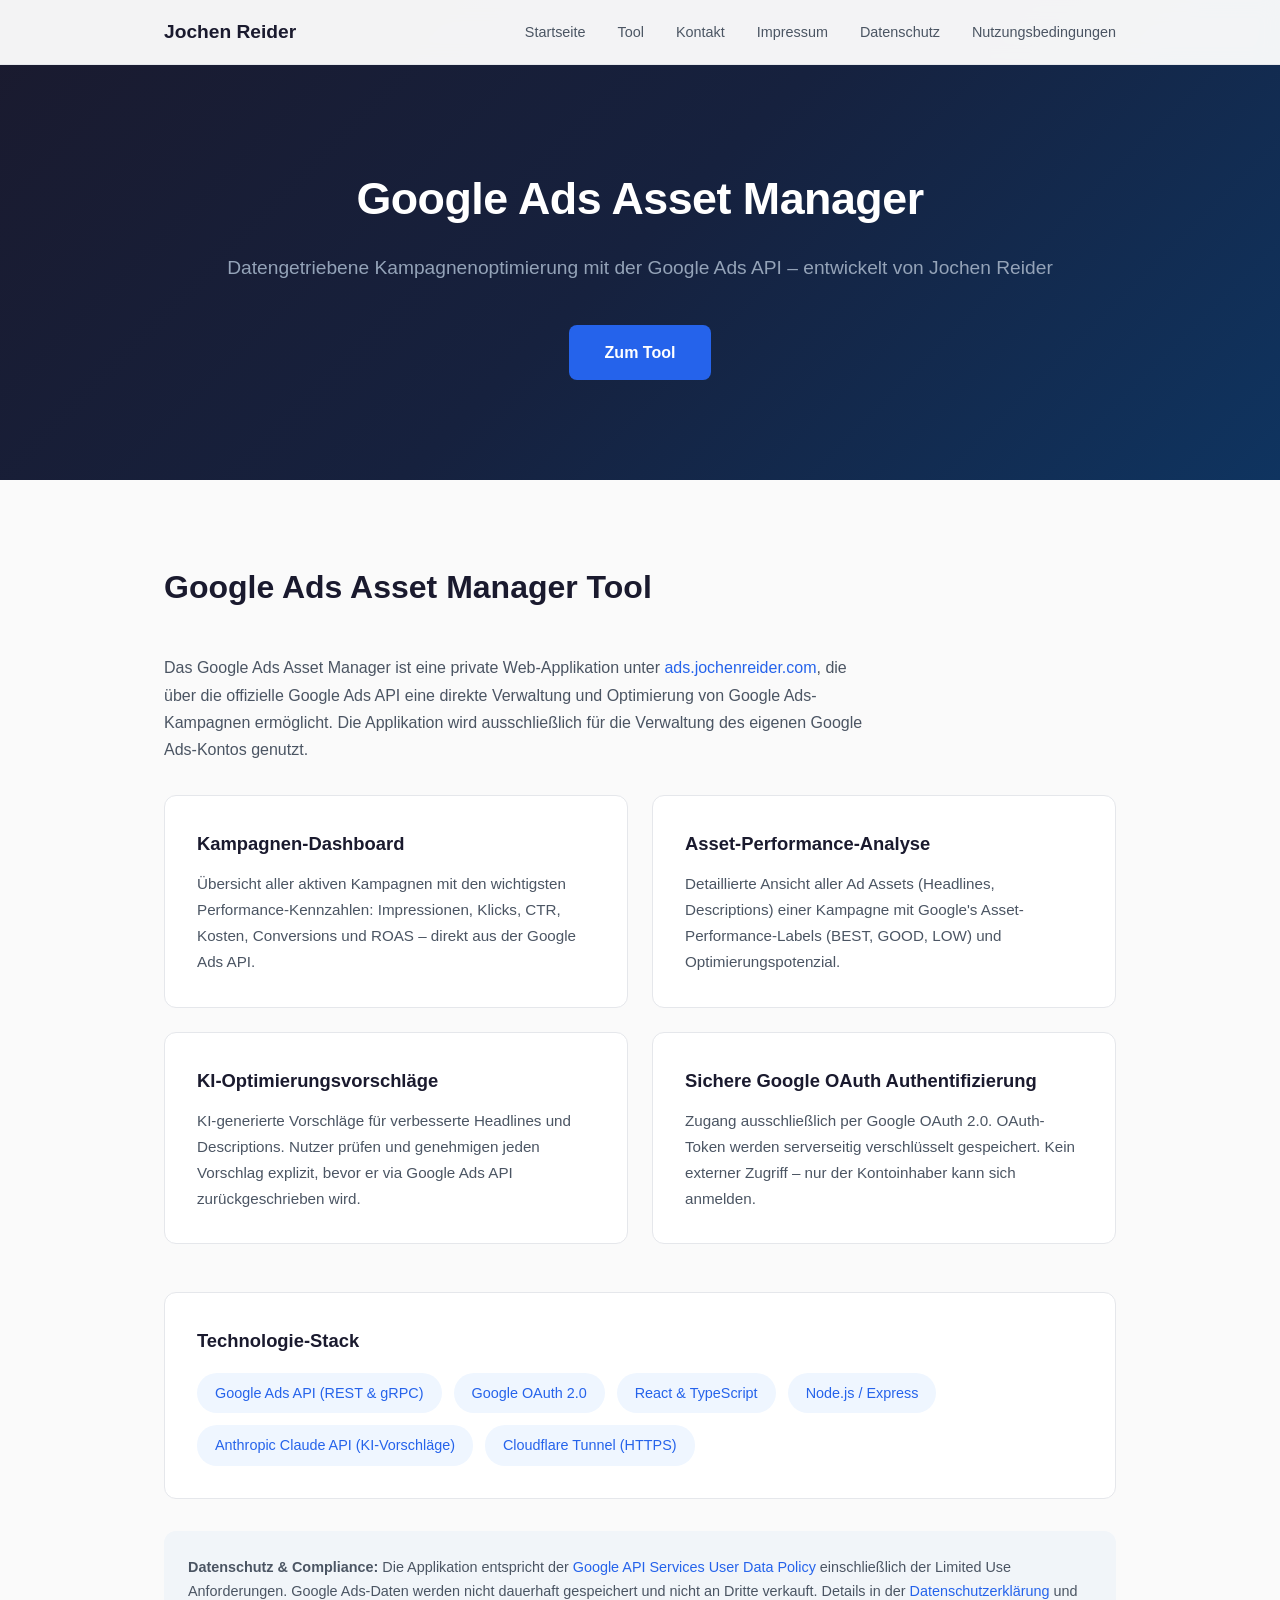
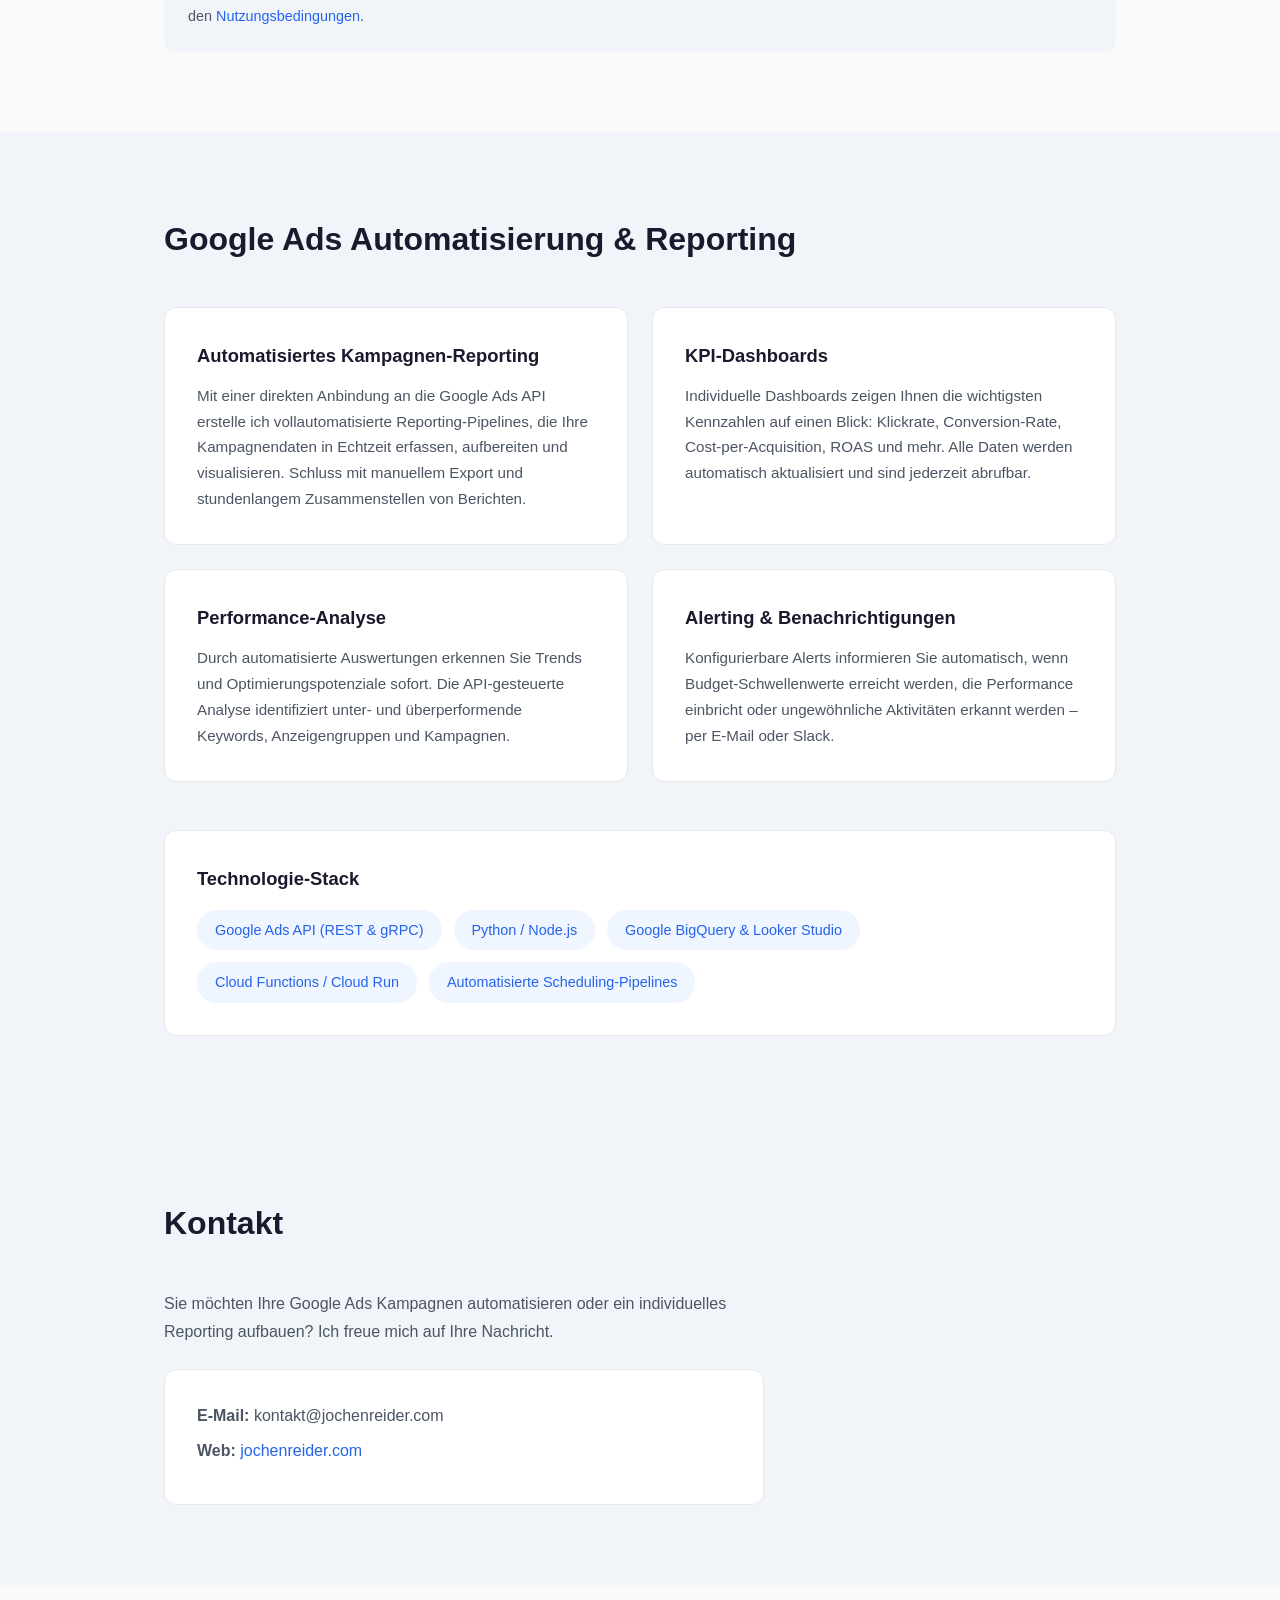
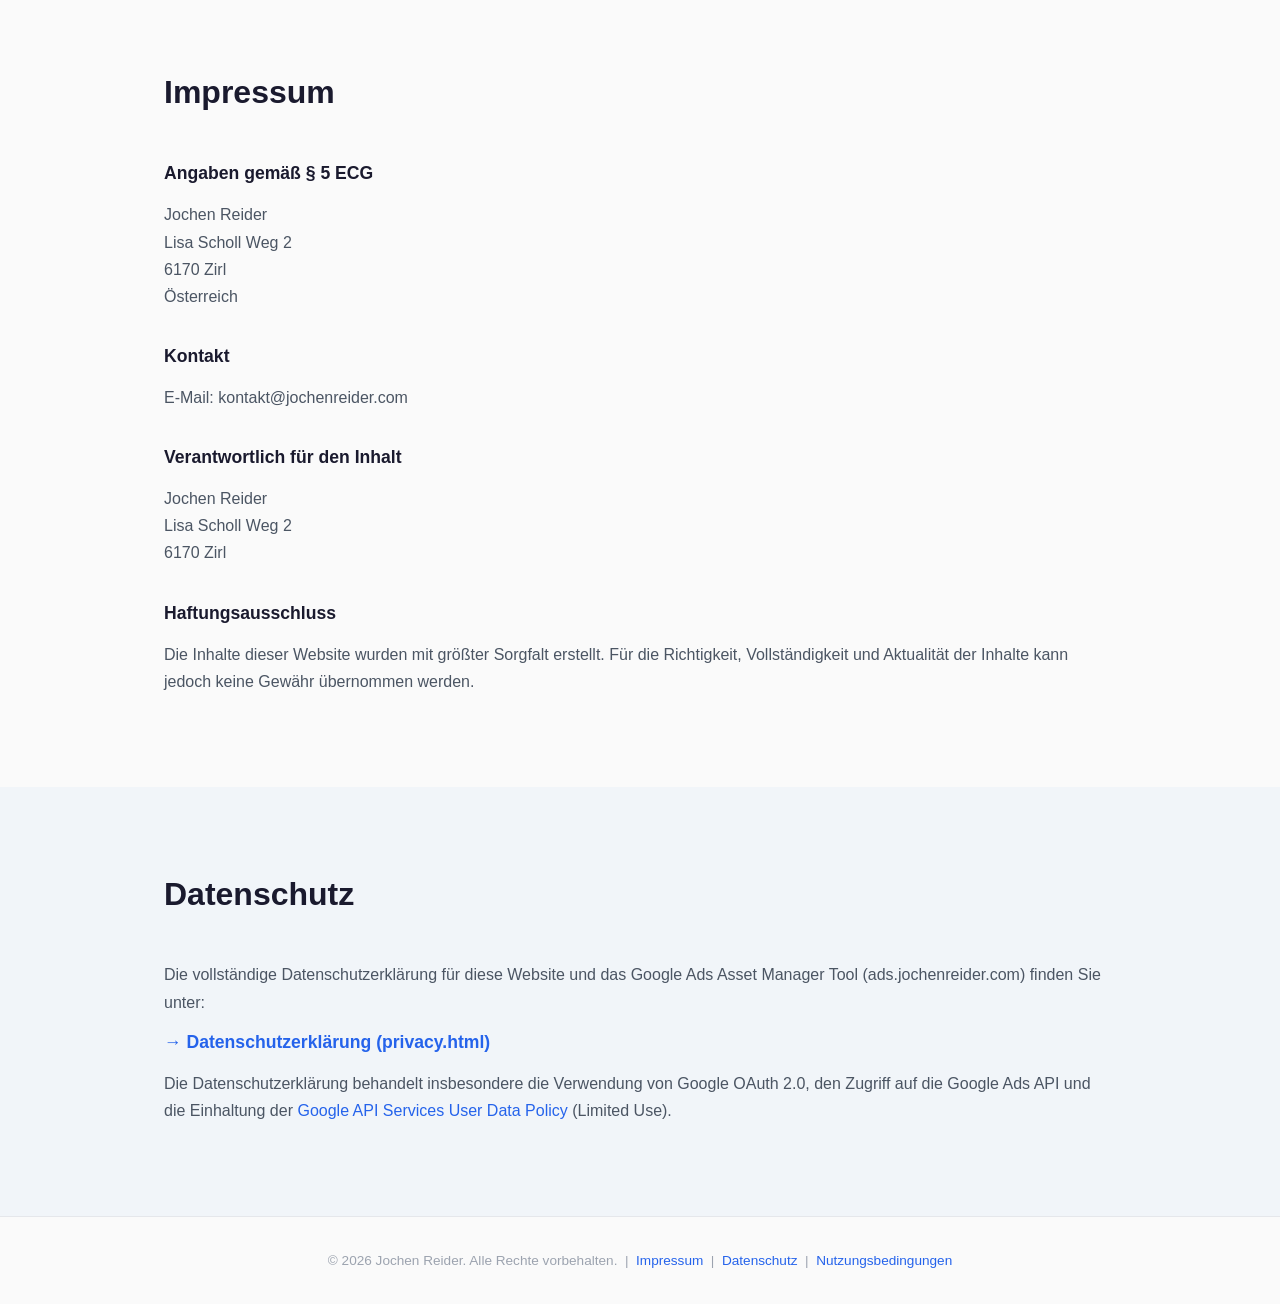
<file: index.html>
<!DOCTYPE html>
<html lang="de">
<head>
  <meta charset="UTF-8">
  <meta name="viewport" content="width=device-width, initial-scale=1.0">
  <title>Jochen Reider - Google Ads Automatisierung</title>
  <link rel="stylesheet" href="style.css">
</head>
<body>

  <nav class="navbar">
    <div class="container nav-container">
      <a href="#home" class="logo">Jochen Reider</a>
      <button class="nav-toggle" aria-label="Menu">&#9776;</button>
      <ul class="nav-links">
        <li><a href="#home">Startseite</a></li>
        <li><a href="#tool">Tool</a></li>
        <li><a href="#kontakt">Kontakt</a></li>
        <li><a href="#impressum">Impressum</a></li>
        <li><a href="privacy.html">Datenschutz</a></li>
        <li><a href="terms.html">Nutzungsbedingungen</a></li>
      </ul>
    </div>
  </nav>

  <!-- STARTSEITE -->
  <section id="home" class="hero">
    <div class="container">
      <h1>Google Ads Asset Manager</h1>
      <p class="hero-sub">Datengetriebene Kampagnenoptimierung mit der Google Ads API &ndash; entwickelt von Jochen Reider</p>
      <a href="#tool" class="btn">Zum Tool</a>
    </div>
  </section>

  <!-- TOOL -->
  <section id="tool" class="section">
    <div class="container">
      <h2>Google Ads Asset Manager Tool</h2>
      <p style="color:#4b5563; margin-bottom: 32px; max-width: 700px;">
        Das Google Ads Asset Manager ist eine private Web-Applikation unter
        <a href="https://ads.jochenreider.com">ads.jochenreider.com</a>, die &uuml;ber
        die offizielle Google Ads API eine direkte Verwaltung und Optimierung von Google Ads-Kampagnen erm&ouml;glicht.
        Die Applikation wird ausschlie&szlig;lich f&uuml;r die Verwaltung des eigenen Google Ads-Kontos genutzt.
      </p>
      <div class="card-grid">
        <div class="card">
          <h3>Kampagnen-Dashboard</h3>
          <p>
            &Uuml;bersicht aller aktiven Kampagnen mit den wichtigsten Performance-Kennzahlen:
            Impressionen, Klicks, CTR, Kosten, Conversions und ROAS &ndash; direkt aus der Google Ads API.
          </p>
        </div>
        <div class="card">
          <h3>Asset-Performance-Analyse</h3>
          <p>
            Detaillierte Ansicht aller Ad Assets (Headlines, Descriptions) einer Kampagne mit
            Google&apos;s Asset-Performance-Labels (BEST, GOOD, LOW) und Optimierungspotenzial.
          </p>
        </div>
        <div class="card">
          <h3>KI-Optimierungsvorschl&auml;ge</h3>
          <p>
            KI-generierte Vorschl&auml;ge f&uuml;r verbesserte Headlines und Descriptions. Nutzer
            pr&uuml;fen und genehmigen jeden Vorschlag explizit, bevor er via Google Ads API
            zur&uuml;ckgeschrieben wird.
          </p>
        </div>
        <div class="card">
          <h3>Sichere Google OAuth Authentifizierung</h3>
          <p>
            Zugang ausschlie&szlig;lich per Google OAuth 2.0. OAuth-Token werden serverseitig
            verschl&uuml;sselt gespeichert. Kein externer Zugriff &ndash; nur der Kontoinhaber
            kann sich anmelden.
          </p>
        </div>
      </div>
      <div class="tech-stack">
        <h3>Technologie-Stack</h3>
        <ul>
          <li>Google Ads API (REST &amp; gRPC)</li>
          <li>Google OAuth 2.0</li>
          <li>React &amp; TypeScript</li>
          <li>Node.js / Express</li>
          <li>Anthropic Claude API (KI-Vorschl&auml;ge)</li>
          <li>Cloudflare Tunnel (HTTPS)</li>
        </ul>
      </div>
      <div style="margin-top: 32px; padding: 24px; background: #f1f5f9; border-radius: 12px;">
        <p style="color: #4b5563; font-size: 0.9rem; margin: 0;">
          <strong>Datenschutz &amp; Compliance:</strong> Die Applikation entspricht der
          <a href="https://developers.google.com/terms/api-services-user-data-policy" target="_blank" rel="noopener">Google API Services User Data Policy</a>
          einschlie&szlig;lich der Limited Use Anforderungen. Google Ads-Daten werden nicht dauerhaft
          gespeichert und nicht an Dritte verkauft. Details in der
          <a href="privacy.html">Datenschutzerkl&auml;rung</a> und den
          <a href="terms.html">Nutzungsbedingungen</a>.
        </p>
      </div>
    </div>
  </section>

  <!-- PROJEKT (Dienstleistungen) -->
  <section id="projekt" class="section section-alt">
    <div class="container">
      <h2>Google Ads Automatisierung &amp; Reporting</h2>
      <div class="card-grid">
        <div class="card">
          <h3>Automatisiertes Kampagnen-Reporting</h3>
          <p>
            Mit einer direkten Anbindung an die Google Ads API erstelle ich vollautomatisierte
            Reporting-Pipelines, die Ihre Kampagnendaten in Echtzeit erfassen, aufbereiten und
            visualisieren. Schluss mit manuellem Export und stundenlangem Zusammenstellen von Berichten.
          </p>
        </div>
        <div class="card">
          <h3>KPI-Dashboards</h3>
          <p>
            Individuelle Dashboards zeigen Ihnen die wichtigsten Kennzahlen auf einen Blick:
            Klickrate, Conversion-Rate, Cost-per-Acquisition, ROAS und mehr. Alle Daten werden
            automatisch aktualisiert und sind jederzeit abrufbar.
          </p>
        </div>
        <div class="card">
          <h3>Performance-Analyse</h3>
          <p>
            Durch automatisierte Auswertungen erkennen Sie Trends und Optimierungspotenziale
            sofort. Die API-gesteuerte Analyse identifiziert unter- und
            &uuml;berperformende Keywords, Anzeigengruppen und Kampagnen.
          </p>
        </div>
        <div class="card">
          <h3>Alerting &amp; Benachrichtigungen</h3>
          <p>
            Konfigurierbare Alerts informieren Sie automatisch, wenn Budget-Schwellenwerte
            erreicht werden, die Performance einbricht oder ungew&ouml;hnliche Aktivit&auml;ten
            erkannt werden &ndash; per E-Mail oder Slack.
          </p>
        </div>
      </div>

      <div class="tech-stack">
        <h3>Technologie-Stack</h3>
        <ul>
          <li>Google Ads API (REST &amp; gRPC)</li>
          <li>Python / Node.js</li>
          <li>Google BigQuery &amp; Looker Studio</li>
          <li>Cloud Functions / Cloud Run</li>
          <li>Automatisierte Scheduling-Pipelines</li>
        </ul>
      </div>
    </div>
  </section>

  <!-- KONTAKT -->
  <section id="kontakt" class="section section-alt">
    <div class="container">
      <h2>Kontakt</h2>
      <div class="contact-info">
        <p>
          Sie m&ouml;chten Ihre Google Ads Kampagnen automatisieren oder ein
          individuelles Reporting aufbauen? Ich freue mich auf Ihre Nachricht.
        </p>
        <div class="contact-details">
          <p><strong>E-Mail:</strong> <span id="em-kontakt"></span></p>
          <p><strong>Web:</strong> <a href="https://jochenreider.com">jochenreider.com</a></p>
        </div>
      </div>
    </div>
  </section>

  <!-- IMPRESSUM -->
  <section id="impressum" class="section">
    <div class="container">
      <h2>Impressum</h2>
      <div class="legal">
        <h3>Angaben gem&auml;&szlig; &sect; 5 ECG</h3>
        <p>
          Jochen Reider<br>
          Lisa Scholl Weg 2<br>
          6170 Zirl<br>
          &Ouml;sterreich
        </p>

        <h3>Kontakt</h3>
        <p>
          E-Mail: <span id="em-impressum"></span>
        </p>

        <h3>Verantwortlich f&uuml;r den Inhalt</h3>
        <p>
          Jochen Reider<br>
          Lisa Scholl Weg 2<br>
          6170 Zirl
        </p>

        <h3>Haftungsausschluss</h3>
        <p>
          Die Inhalte dieser Website wurden mit gr&ouml;&szlig;ter Sorgfalt erstellt. F&uuml;r die
          Richtigkeit, Vollst&auml;ndigkeit und Aktualit&auml;t der Inhalte kann jedoch keine
          Gew&auml;hr &uuml;bernommen werden.
        </p>
      </div>
    </div>
  </section>

  <!-- DATENSCHUTZ -->
  <section id="datenschutz" class="section section-alt">
    <div class="container">
      <h2>Datenschutz</h2>
      <div class="legal">
        <p>
          Die vollst&auml;ndige Datenschutzerkl&auml;rung f&uuml;r diese Website und das
          Google Ads Asset Manager Tool (ads.jochenreider.com) finden Sie unter:
        </p>
        <p>
          <a href="privacy.html" style="font-size: 1.1rem; font-weight: 600;">
            &rarr; Datenschutzerkl&auml;rung (privacy.html)
          </a>
        </p>
        <p>
          Die Datenschutzerkl&auml;rung behandelt insbesondere die Verwendung von
          Google OAuth 2.0, den Zugriff auf die Google Ads API und die Einhaltung der
          <a href="https://developers.google.com/terms/api-services-user-data-policy" target="_blank" rel="noopener">
            Google API Services User Data Policy
          </a>
          (Limited Use).
        </p>
      </div>
    </div>
  </section>

  <footer>
    <div class="container">
      <p>&copy; 2026 Jochen Reider. Alle Rechte vorbehalten.
        &nbsp;|&nbsp; <a href="#impressum">Impressum</a>
        &nbsp;|&nbsp; <a href="privacy.html">Datenschutz</a>
        &nbsp;|&nbsp; <a href="terms.html">Nutzungsbedingungen</a>
      </p>
    </div>
  </footer>

  <script>
    // Mobile nav toggle
    document.querySelector('.nav-toggle').addEventListener('click', function() {
      document.querySelector('.nav-links').classList.toggle('active');
    });

    // Close nav on link click (mobile)
    document.querySelectorAll('.nav-links a').forEach(function(link) {
      link.addEventListener('click', function() {
        document.querySelector('.nav-links').classList.remove('active');
      });
    });

    // Render email addresses (assembled via JS to avoid Cloudflare obfuscation)
    var em = 'kontakt' + '@' + 'jochenreider.com';
    ['em-kontakt', 'em-impressum'].forEach(function(id) {
      var el = document.getElementById(id);
      if (el) el.textContent = em;
    });
  </script>

</body>
</html>
</file>
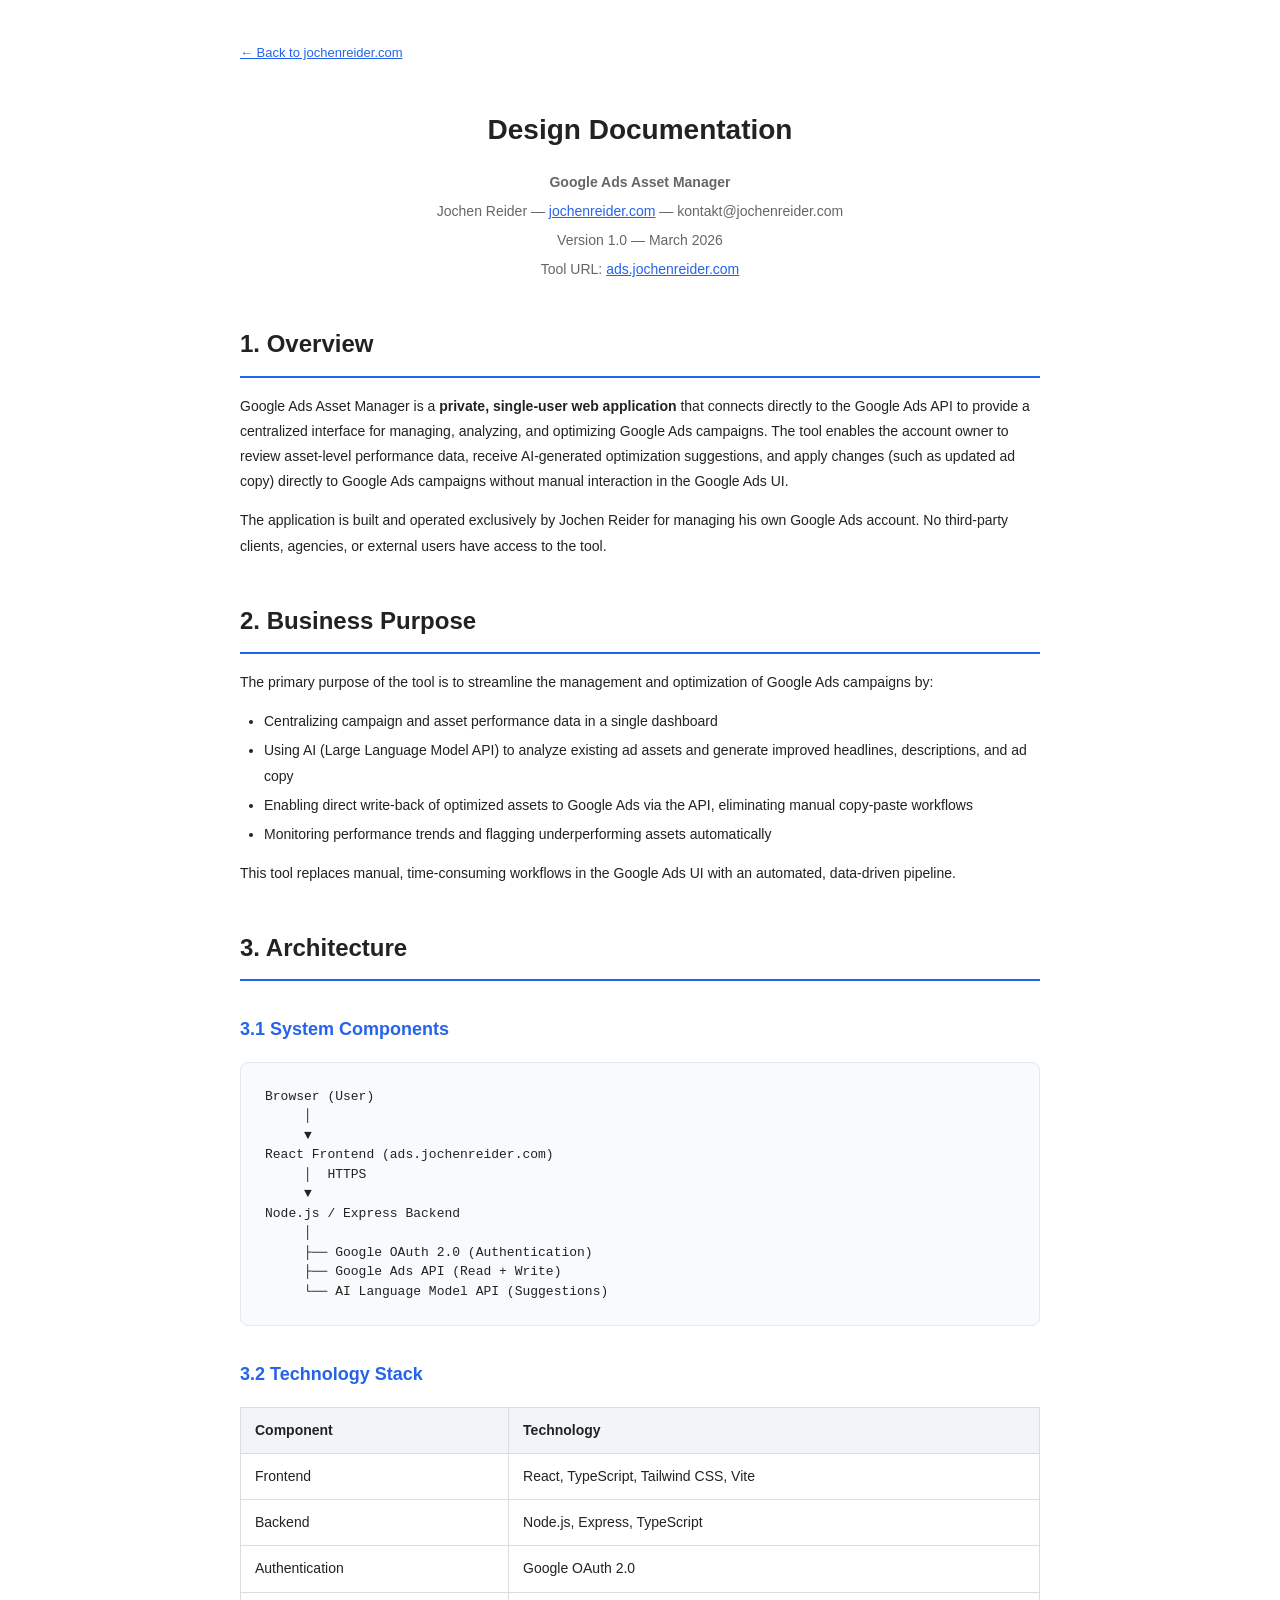
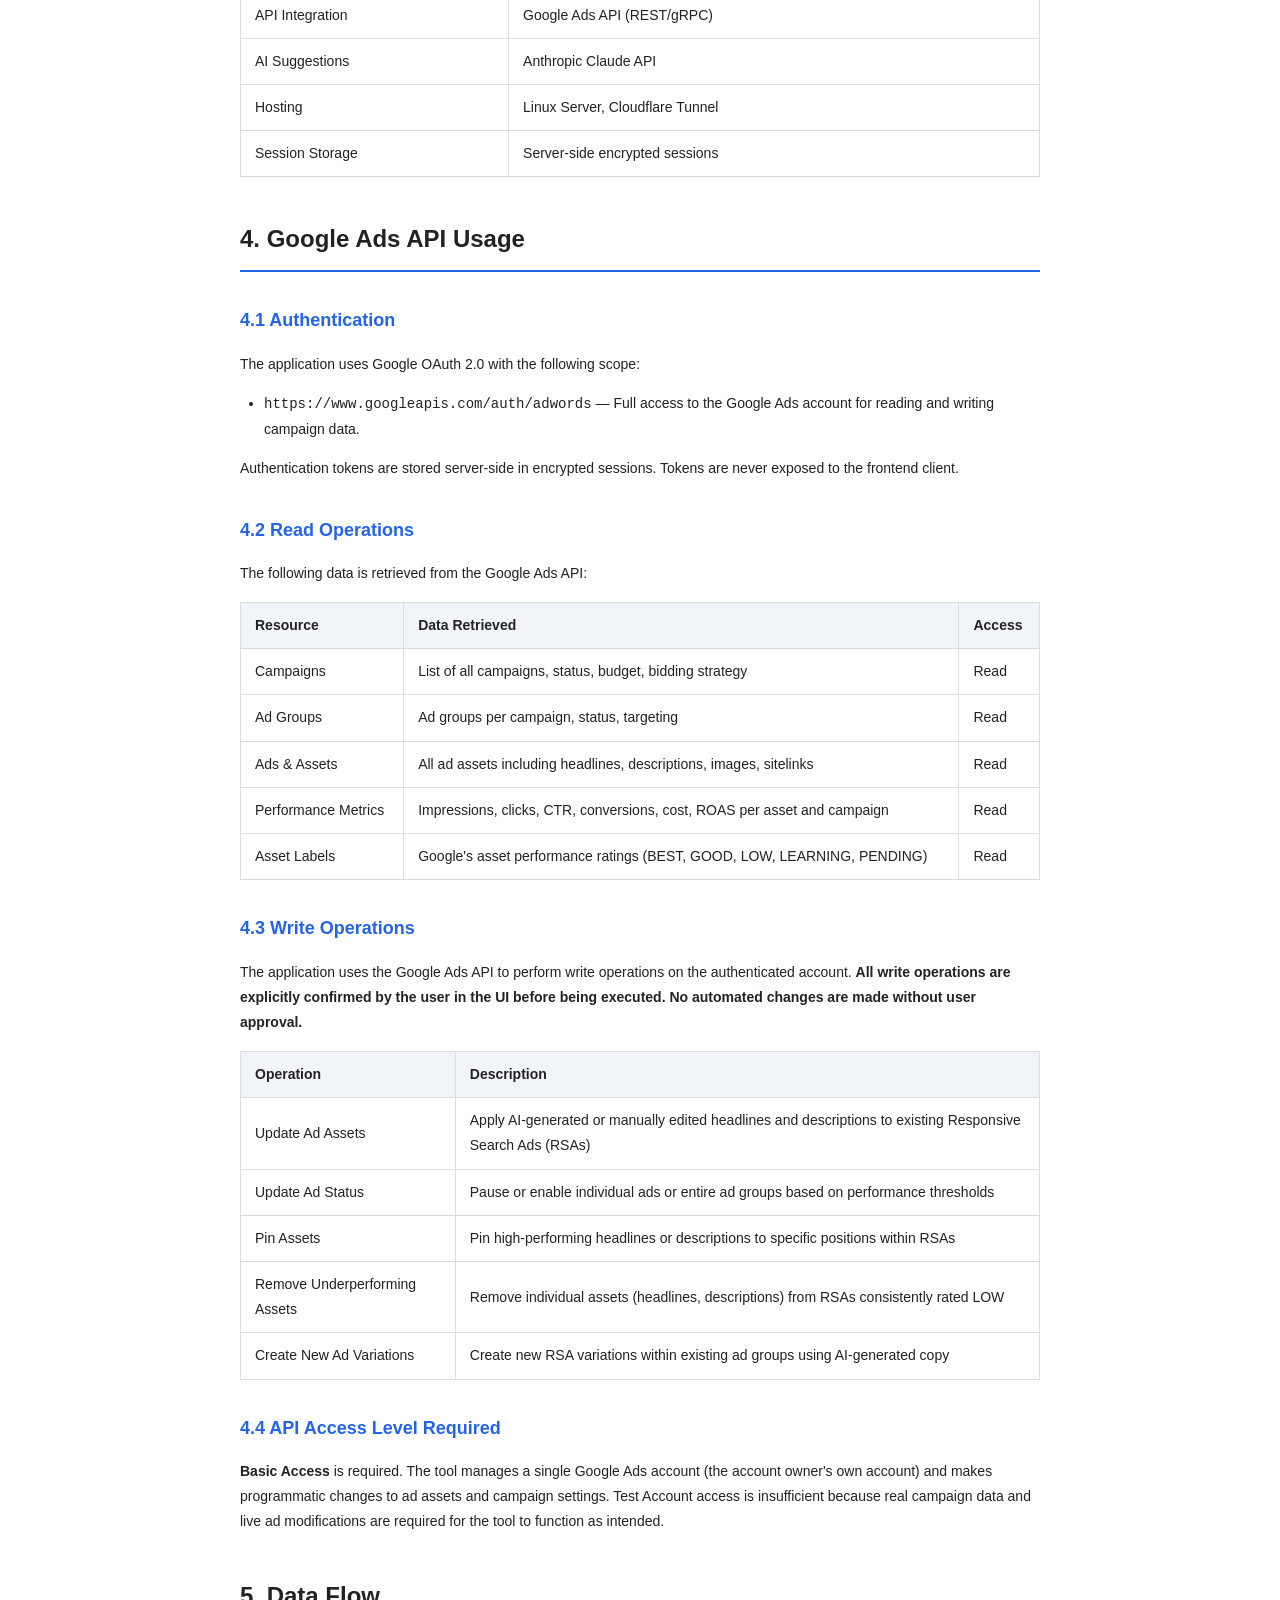
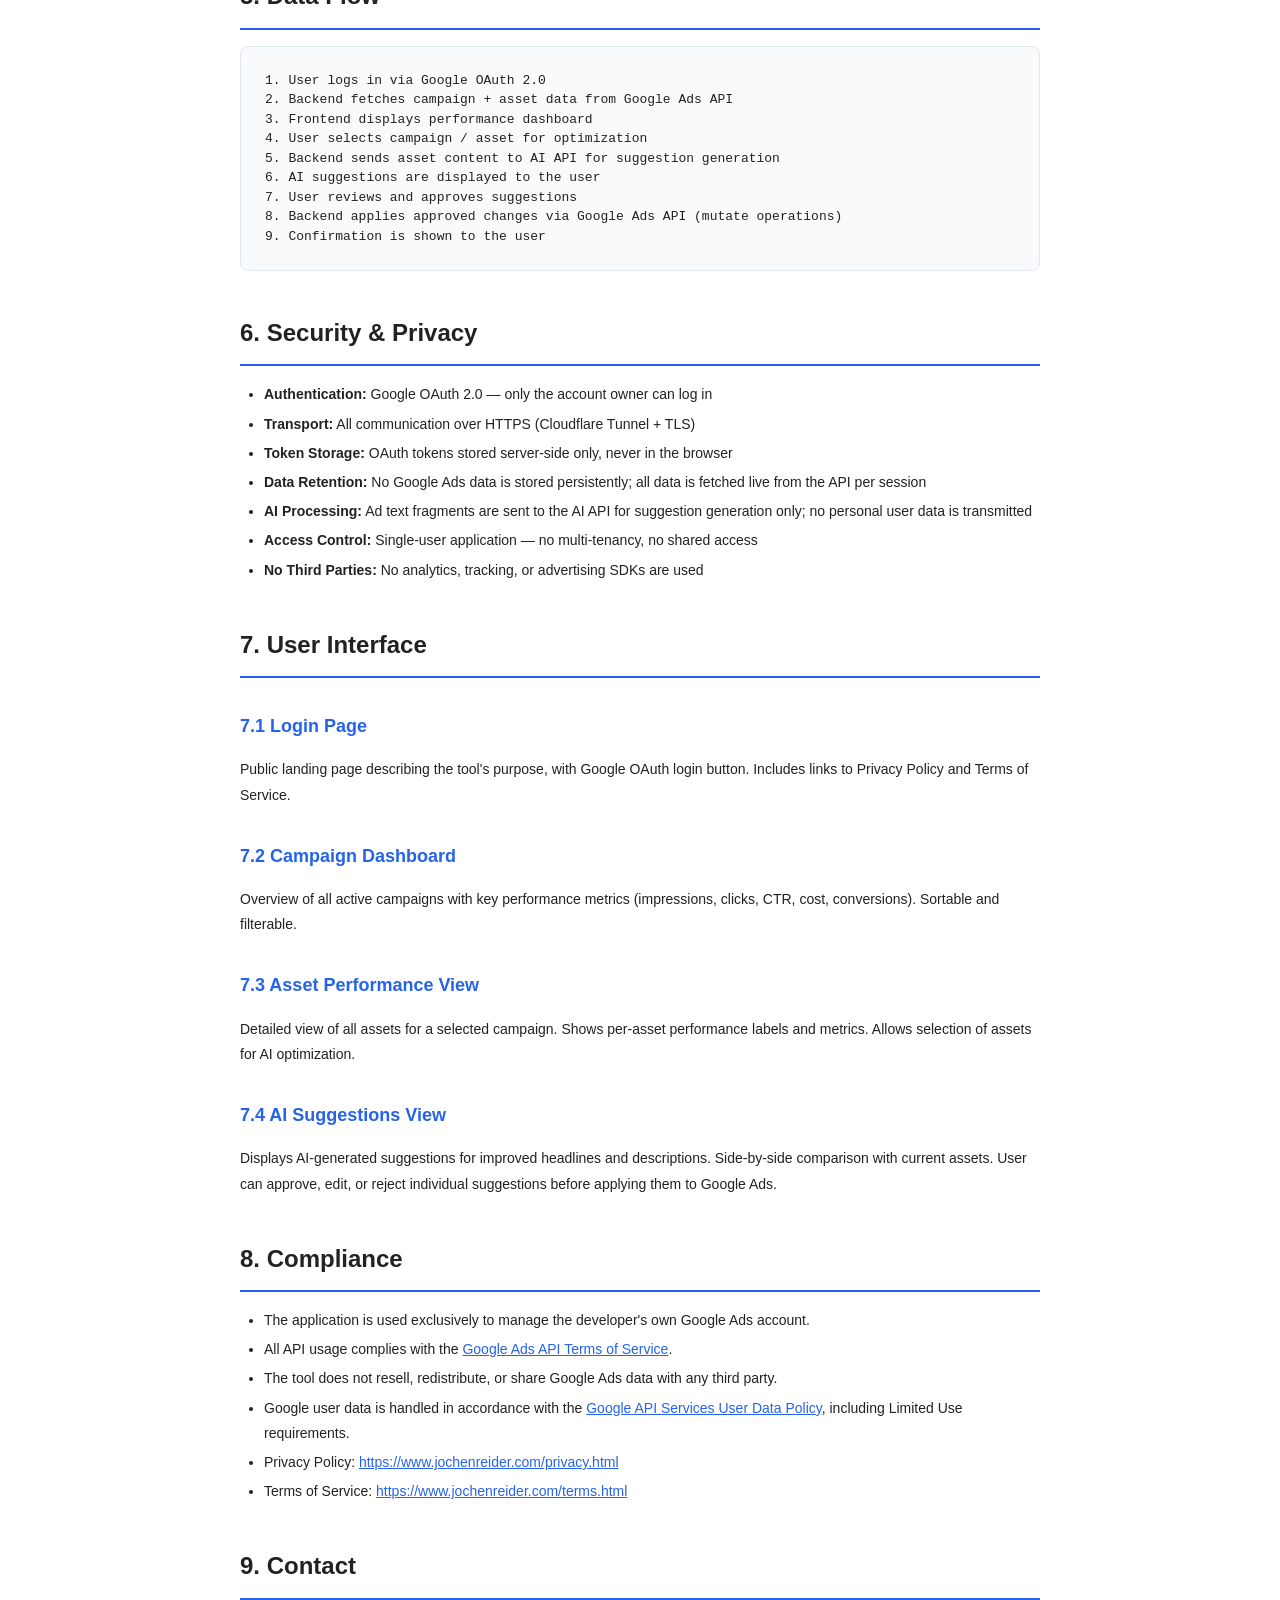
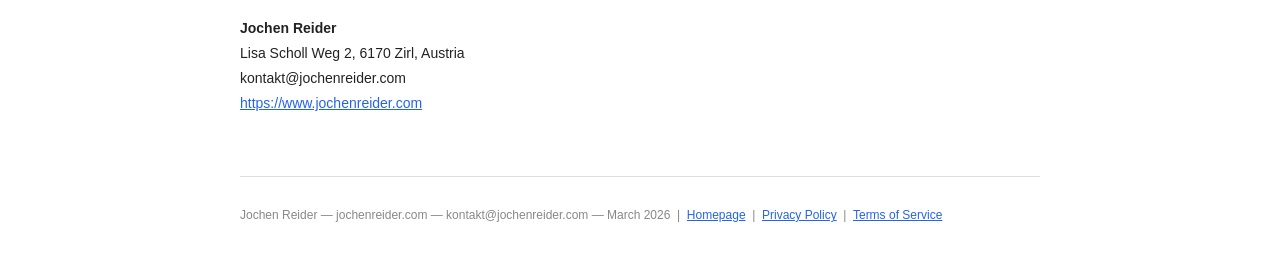
<file: design-documentation.html>
<!DOCTYPE html>
<html lang="en">
<head>
  <meta charset="UTF-8">
  <meta name="viewport" content="width=device-width, initial-scale=1.0">
  <title>Design Documentation – Google Ads Asset Manager</title>
  <style>
    body {
      font-family: 'Segoe UI', Arial, sans-serif;
      max-width: 800px;
      margin: 40px auto;
      padding: 0 30px;
      color: #222;
      line-height: 1.8;
      font-size: 14px;
    }
    h1 {
      font-size: 24px;
      border-bottom: 2px solid #2563eb;
      padding-bottom: 10px;
      margin-top: 40px;
    }
    h2 {
      font-size: 18px;
      color: #2563eb;
      margin-top: 32px;
    }
    h3 {
      font-size: 15px;
      margin-top: 24px;
    }
    table {
      width: 100%;
      border-collapse: collapse;
      margin: 16px 0;
    }
    th, td {
      border: 1px solid #ddd;
      padding: 10px 14px;
      text-align: left;
    }
    th {
      background: #f1f5f9;
      font-weight: 600;
    }
    .header {
      text-align: center;
      margin-bottom: 40px;
    }
    .header h1 {
      border: none;
      font-size: 28px;
      margin-bottom: 4px;
    }
    .header p {
      color: #666;
      margin: 4px 0;
    }
    .diagram {
      background: #f8fafc;
      border: 1px solid #e2e8f0;
      border-radius: 8px;
      padding: 24px;
      margin: 16px 0;
      font-family: monospace;
      font-size: 13px;
      white-space: pre;
      line-height: 1.5;
    }
    ul {
      margin: 8px 0;
      padding-left: 24px;
    }
    li {
      margin: 4px 0;
    }
    a { color: #2563eb; }
    .footer {
      margin-top: 60px;
      padding-top: 16px;
      border-top: 1px solid #ddd;
      color: #888;
      font-size: 12px;
    }
    .nav-back {
      margin-bottom: 32px;
    }
    .nav-back a {
      color: #2563eb;
      font-size: 13px;
    }
    @media print {
      body { margin: 20px; }
    }
  </style>
</head>
<body>

  <div class="nav-back">
    <a href="index.html">&larr; Back to jochenreider.com</a>
  </div>

  <div class="header">
    <h1>Design Documentation</h1>
    <p><strong>Google Ads Asset Manager</strong></p>
    <p>Jochen Reider &mdash; <a href="https://www.jochenreider.com">jochenreider.com</a> &mdash; kontakt@jochenreider.com</p>
    <p>Version 1.0 &mdash; March 2026</p>
    <p>Tool URL: <a href="https://ads.jochenreider.com">ads.jochenreider.com</a></p>
  </div>

  <h1>1. Overview</h1>
  <p>
    Google Ads Asset Manager is a <strong>private, single-user web application</strong> that connects
    directly to the Google Ads API to provide a centralized interface for managing, analyzing, and
    optimizing Google Ads campaigns. The tool enables the account owner to review asset-level
    performance data, receive AI-generated optimization suggestions, and apply changes (such as
    updated ad copy) directly to Google Ads campaigns without manual interaction in the Google Ads UI.
  </p>
  <p>
    The application is built and operated exclusively by Jochen Reider for managing his own Google
    Ads account. No third-party clients, agencies, or external users have access to the tool.
  </p>

  <h1>2. Business Purpose</h1>
  <p>The primary purpose of the tool is to streamline the management and optimization of Google Ads campaigns by:</p>
  <ul>
    <li>Centralizing campaign and asset performance data in a single dashboard</li>
    <li>Using AI (Large Language Model API) to analyze existing ad assets and generate improved headlines, descriptions, and ad copy</li>
    <li>Enabling direct write-back of optimized assets to Google Ads via the API, eliminating manual copy-paste workflows</li>
    <li>Monitoring performance trends and flagging underperforming assets automatically</li>
  </ul>
  <p>
    This tool replaces manual, time-consuming workflows in the Google Ads UI with an automated,
    data-driven pipeline.
  </p>

  <h1>3. Architecture</h1>

  <h2>3.1 System Components</h2>
  <div class="diagram">Browser (User)
     │
     ▼
React Frontend (ads.jochenreider.com)
     │  HTTPS
     ▼
Node.js / Express Backend
     │
     ├── Google OAuth 2.0 (Authentication)
     ├── Google Ads API (Read + Write)
     └── AI Language Model API (Suggestions)</div>

  <h2>3.2 Technology Stack</h2>
  <table>
    <tr><th>Component</th><th>Technology</th></tr>
    <tr><td>Frontend</td><td>React, TypeScript, Tailwind CSS, Vite</td></tr>
    <tr><td>Backend</td><td>Node.js, Express, TypeScript</td></tr>
    <tr><td>Authentication</td><td>Google OAuth 2.0</td></tr>
    <tr><td>API Integration</td><td>Google Ads API (REST/gRPC)</td></tr>
    <tr><td>AI Suggestions</td><td>Anthropic Claude API</td></tr>
    <tr><td>Hosting</td><td>Linux Server, Cloudflare Tunnel</td></tr>
    <tr><td>Session Storage</td><td>Server-side encrypted sessions</td></tr>
  </table>

  <h1>4. Google Ads API Usage</h1>

  <h2>4.1 Authentication</h2>
  <p>The application uses Google OAuth 2.0 with the following scope:</p>
  <ul>
    <li><code>https://www.googleapis.com/auth/adwords</code> &mdash; Full access to the Google Ads account for reading and writing campaign data.</li>
  </ul>
  <p>
    Authentication tokens are stored server-side in encrypted sessions.
    Tokens are never exposed to the frontend client.
  </p>

  <h2>4.2 Read Operations</h2>
  <p>The following data is retrieved from the Google Ads API:</p>
  <table>
    <tr><th>Resource</th><th>Data Retrieved</th><th>Access</th></tr>
    <tr><td>Campaigns</td><td>List of all campaigns, status, budget, bidding strategy</td><td>Read</td></tr>
    <tr><td>Ad Groups</td><td>Ad groups per campaign, status, targeting</td><td>Read</td></tr>
    <tr><td>Ads &amp; Assets</td><td>All ad assets including headlines, descriptions, images, sitelinks</td><td>Read</td></tr>
    <tr><td>Performance Metrics</td><td>Impressions, clicks, CTR, conversions, cost, ROAS per asset and campaign</td><td>Read</td></tr>
    <tr><td>Asset Labels</td><td>Google's asset performance ratings (BEST, GOOD, LOW, LEARNING, PENDING)</td><td>Read</td></tr>
  </table>

  <h2>4.3 Write Operations</h2>
  <p>
    The application uses the Google Ads API to perform write operations on the authenticated account.
    <strong>All write operations are explicitly confirmed by the user in the UI before being executed.
    No automated changes are made without user approval.</strong>
  </p>
  <table>
    <tr><th>Operation</th><th>Description</th></tr>
    <tr><td>Update Ad Assets</td><td>Apply AI-generated or manually edited headlines and descriptions to existing Responsive Search Ads (RSAs)</td></tr>
    <tr><td>Update Ad Status</td><td>Pause or enable individual ads or entire ad groups based on performance thresholds</td></tr>
    <tr><td>Pin Assets</td><td>Pin high-performing headlines or descriptions to specific positions within RSAs</td></tr>
    <tr><td>Remove Underperforming Assets</td><td>Remove individual assets (headlines, descriptions) from RSAs consistently rated LOW</td></tr>
    <tr><td>Create New Ad Variations</td><td>Create new RSA variations within existing ad groups using AI-generated copy</td></tr>
  </table>

  <h2>4.4 API Access Level Required</h2>
  <p>
    <strong>Basic Access</strong> is required. The tool manages a single Google Ads account
    (the account owner's own account) and makes programmatic changes to ad assets and campaign
    settings. Test Account access is insufficient because real campaign data and live ad
    modifications are required for the tool to function as intended.
  </p>

  <h1>5. Data Flow</h1>
  <div class="diagram">1. User logs in via Google OAuth 2.0
2. Backend fetches campaign + asset data from Google Ads API
3. Frontend displays performance dashboard
4. User selects campaign / asset for optimization
5. Backend sends asset content to AI API for suggestion generation
6. AI suggestions are displayed to the user
7. User reviews and approves suggestions
8. Backend applies approved changes via Google Ads API (mutate operations)
9. Confirmation is shown to the user</div>

  <h1>6. Security &amp; Privacy</h1>
  <ul>
    <li><strong>Authentication:</strong> Google OAuth 2.0 &mdash; only the account owner can log in</li>
    <li><strong>Transport:</strong> All communication over HTTPS (Cloudflare Tunnel + TLS)</li>
    <li><strong>Token Storage:</strong> OAuth tokens stored server-side only, never in the browser</li>
    <li><strong>Data Retention:</strong> No Google Ads data is stored persistently; all data is fetched live from the API per session</li>
    <li><strong>AI Processing:</strong> Ad text fragments are sent to the AI API for suggestion generation only; no personal user data is transmitted</li>
    <li><strong>Access Control:</strong> Single-user application &mdash; no multi-tenancy, no shared access</li>
    <li><strong>No Third Parties:</strong> No analytics, tracking, or advertising SDKs are used</li>
  </ul>

  <h1>7. User Interface</h1>

  <h2>7.1 Login Page</h2>
  <p>Public landing page describing the tool's purpose, with Google OAuth login button. Includes links to Privacy Policy and Terms of Service.</p>

  <h2>7.2 Campaign Dashboard</h2>
  <p>Overview of all active campaigns with key performance metrics (impressions, clicks, CTR, cost, conversions). Sortable and filterable.</p>

  <h2>7.3 Asset Performance View</h2>
  <p>Detailed view of all assets for a selected campaign. Shows per-asset performance labels and metrics. Allows selection of assets for AI optimization.</p>

  <h2>7.4 AI Suggestions View</h2>
  <p>Displays AI-generated suggestions for improved headlines and descriptions. Side-by-side comparison with current assets. User can approve, edit, or reject individual suggestions before applying them to Google Ads.</p>

  <h1>8. Compliance</h1>
  <ul>
    <li>The application is used exclusively to manage the developer's own Google Ads account.</li>
    <li>All API usage complies with the <a href="https://developers.google.com/google-ads/api/docs/best-practices/policy" target="_blank" rel="noopener">Google Ads API Terms of Service</a>.</li>
    <li>The tool does not resell, redistribute, or share Google Ads data with any third party.</li>
    <li>Google user data is handled in accordance with the <a href="https://developers.google.com/terms/api-services-user-data-policy" target="_blank" rel="noopener">Google API Services User Data Policy</a>, including Limited Use requirements.</li>
    <li>Privacy Policy: <a href="https://www.jochenreider.com/privacy.html">https://www.jochenreider.com/privacy.html</a></li>
    <li>Terms of Service: <a href="https://www.jochenreider.com/terms.html">https://www.jochenreider.com/terms.html</a></li>
  </ul>

  <h1>9. Contact</h1>
  <p>
    <strong>Jochen Reider</strong><br>
    Lisa Scholl Weg 2, 6170 Zirl, Austria<br>
    kontakt@jochenreider.com<br>
    <a href="https://www.jochenreider.com">https://www.jochenreider.com</a>
  </p>

  <div class="footer">
    <p>
      Jochen Reider &mdash; jochenreider.com &mdash; kontakt@jochenreider.com &mdash; March 2026
      &nbsp;|&nbsp; <a href="index.html">Homepage</a>
      &nbsp;|&nbsp; <a href="privacy.html">Privacy Policy</a>
      &nbsp;|&nbsp; <a href="terms.html">Terms of Service</a>
    </p>
  </div>

</body>
</html>
</file>
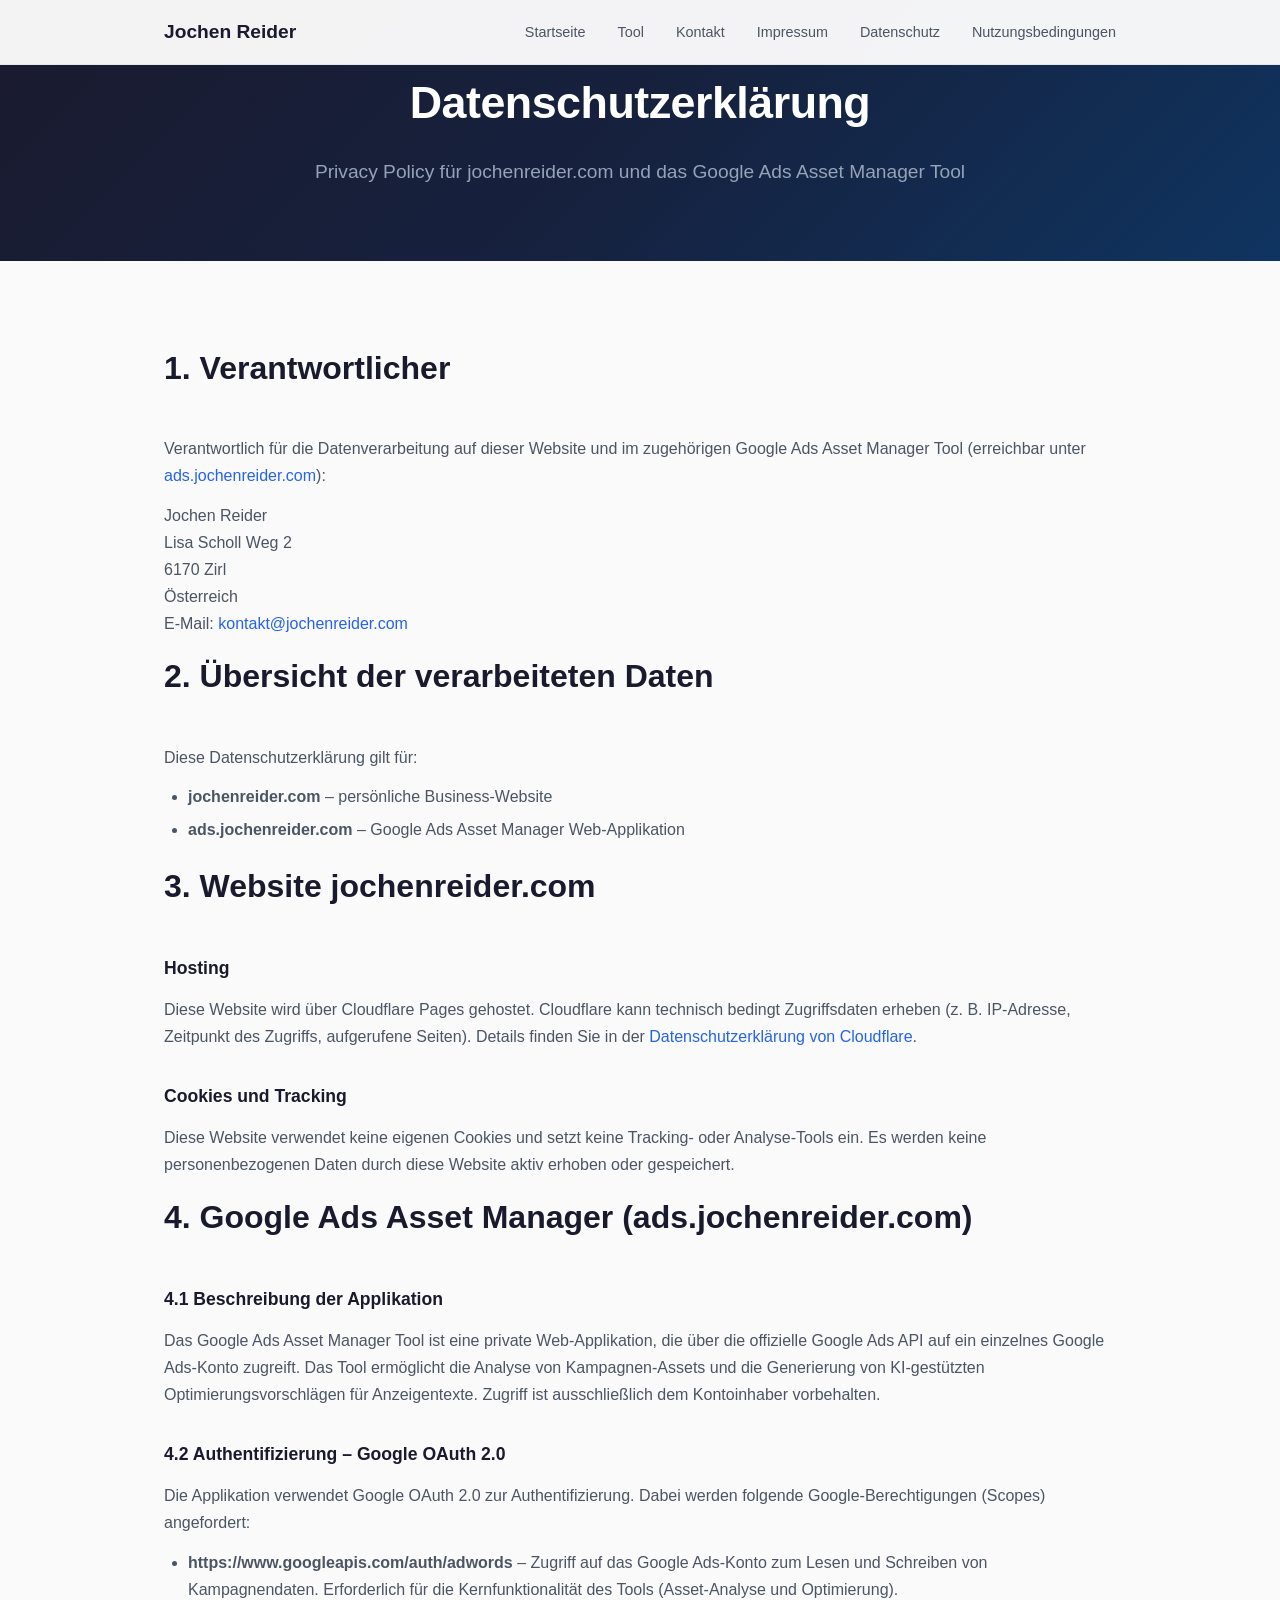
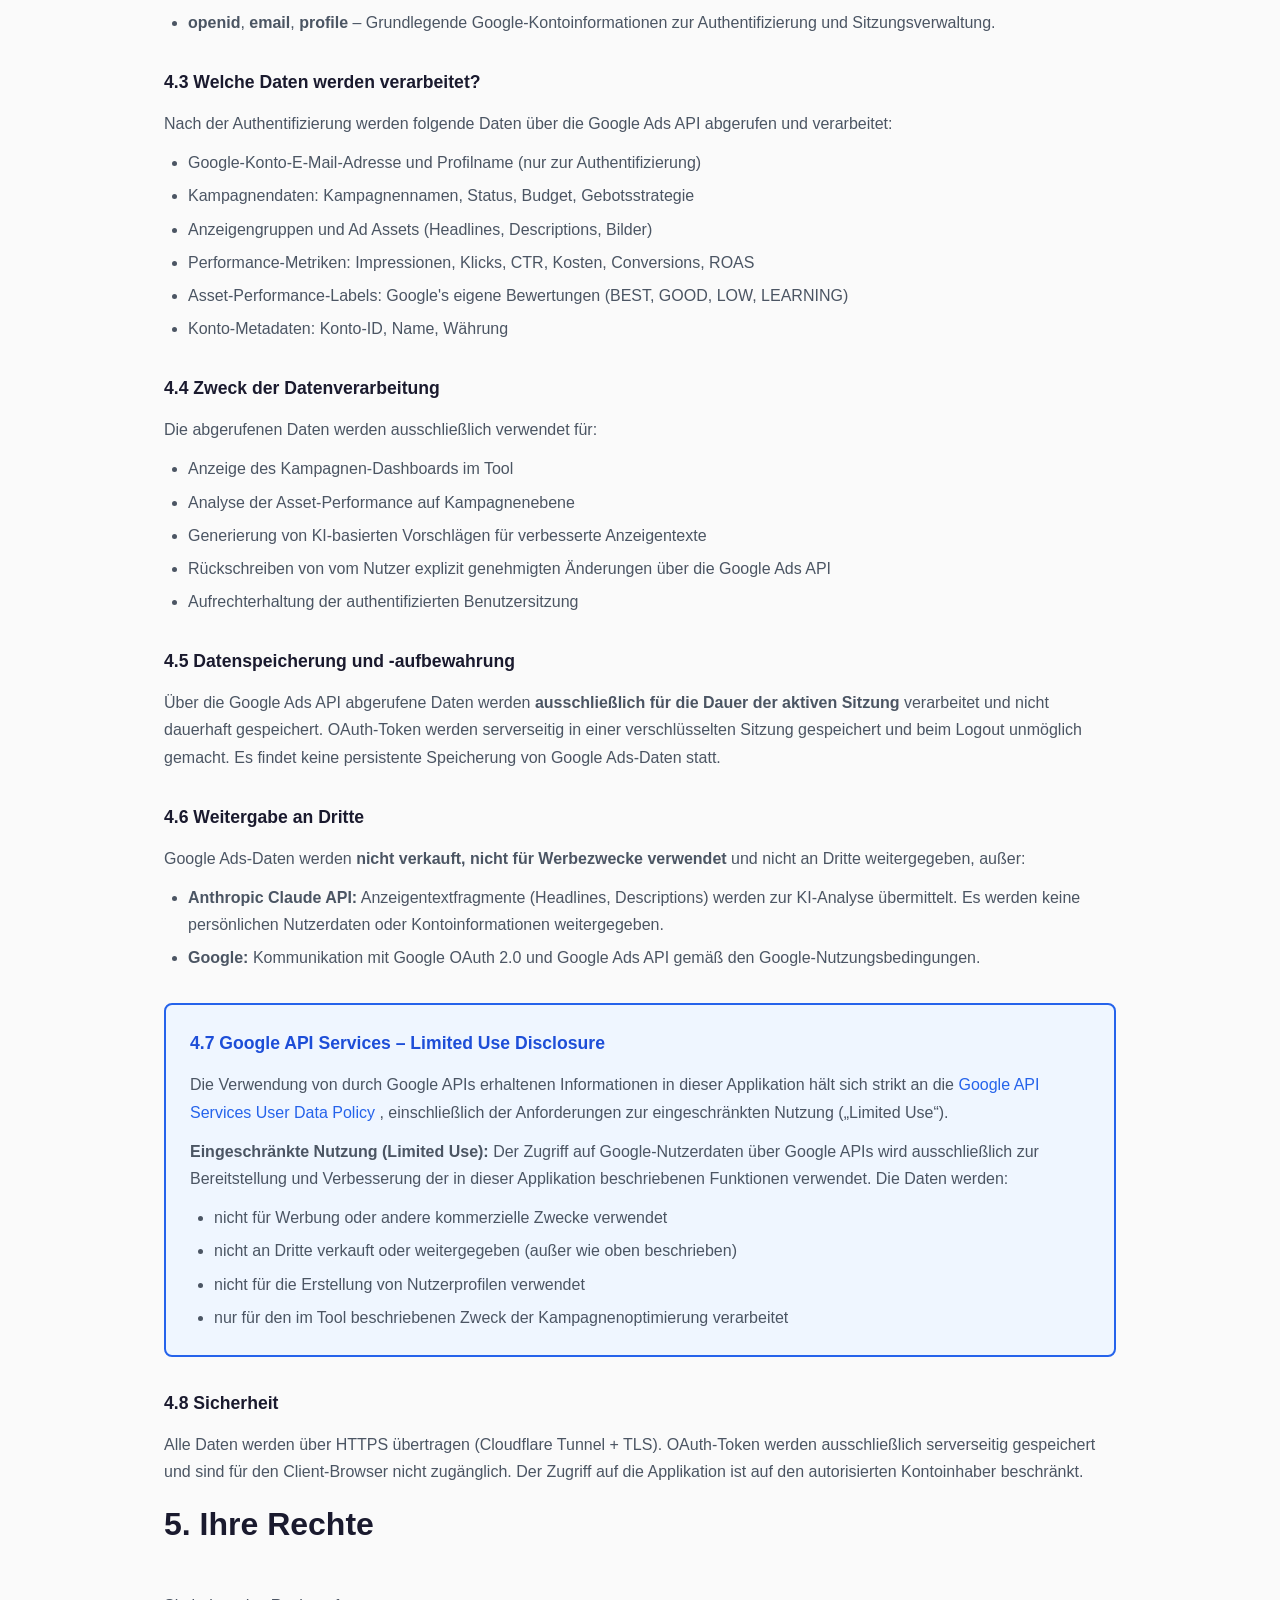
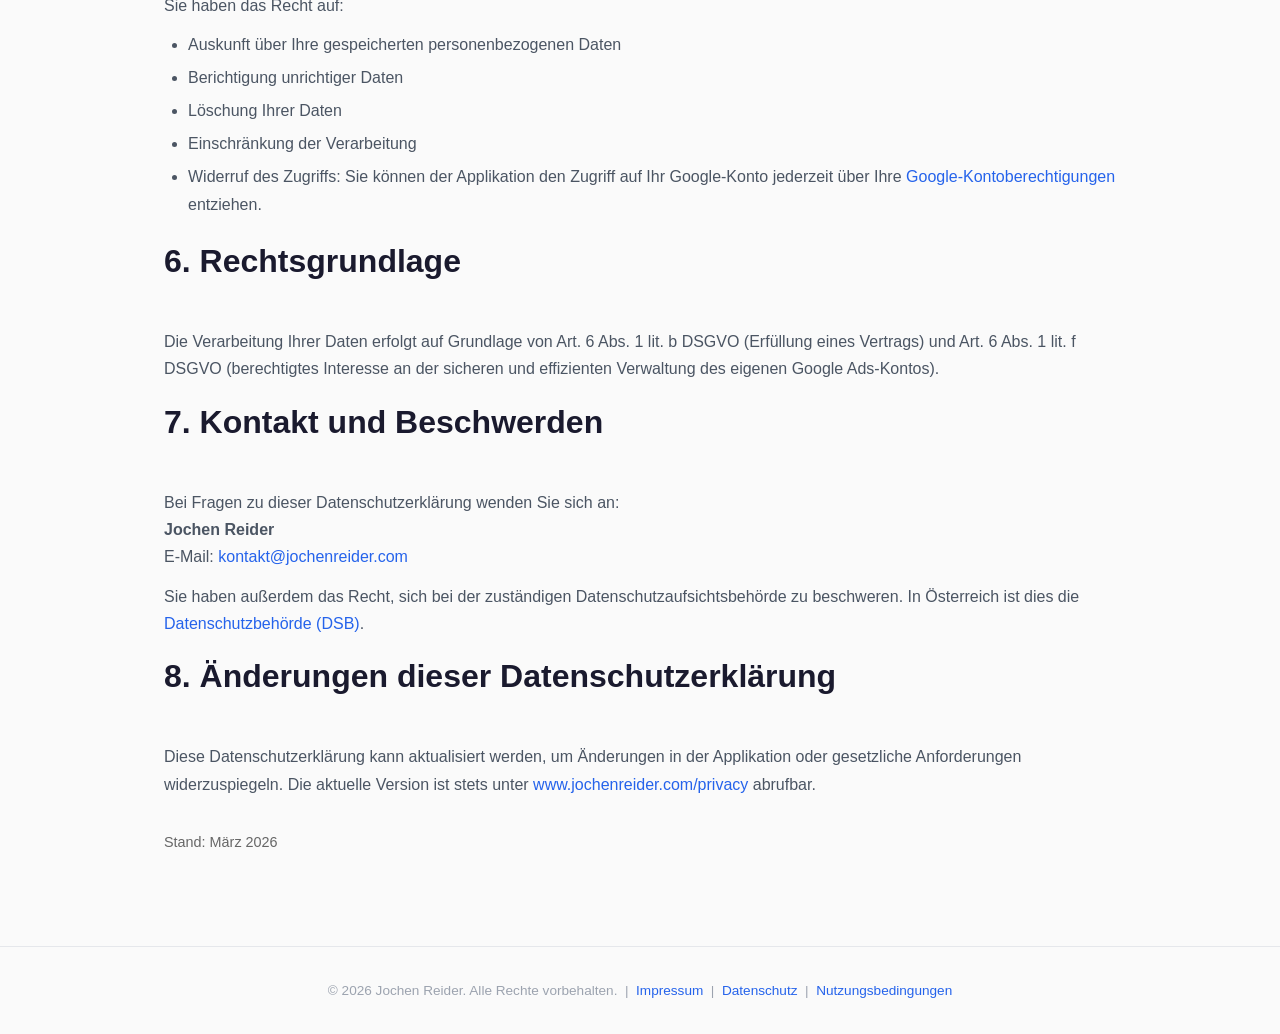
<file: privacy.html>
<!DOCTYPE html>
<html lang="de">
<head>
  <meta charset="UTF-8">
  <meta name="viewport" content="width=device-width, initial-scale=1.0">
  <title>Datenschutzerklärung – Jochen Reider</title>
  <link rel="stylesheet" href="style.css">
</head>
<body>

  <nav class="navbar">
    <div class="container nav-container">
      <a href="index.html" class="logo">Jochen Reider</a>
      <button class="nav-toggle" aria-label="Menu">&#9776;</button>
      <ul class="nav-links">
        <li><a href="index.html#home">Startseite</a></li>
        <li><a href="index.html#tool">Tool</a></li>
        <li><a href="index.html#kontakt">Kontakt</a></li>
        <li><a href="index.html#impressum">Impressum</a></li>
        <li><a href="privacy.html">Datenschutz</a></li>
        <li><a href="/terms">Nutzungsbedingungen</a></li>
      </ul>
    </div>
  </nav>

  <section class="hero" style="padding: 4rem 0 2rem;">
    <div class="container">
      <h1>Datenschutzerkl&auml;rung</h1>
      <p class="hero-sub">Privacy Policy f&uuml;r jochenreider.com und das Google Ads Asset Manager Tool</p>
    </div>
  </section>

  <section class="section">
    <div class="container">
      <div class="legal">

        <h2>1. Verantwortlicher</h2>
        <p>
          Verantwortlich f&uuml;r die Datenverarbeitung auf dieser Website und im zugeh&ouml;rigen
          Google Ads Asset Manager Tool (erreichbar unter <a href="https://ads.jochenreider.com">ads.jochenreider.com</a>):
        </p>
        <p>
          Jochen Reider<br>
          Lisa Scholl Weg 2<br>
          6170 Zirl<br>
          &Ouml;sterreich<br>
          E-Mail: <a href="mailto:kontakt@jochenreider.com">kontakt@jochenreider.com</a>
        </p>

        <h2>2. &Uuml;bersicht der verarbeiteten Daten</h2>
        <p>
          Diese Datenschutzerkl&auml;rung gilt f&uuml;r:
        </p>
        <ul style="padding-left: 1.5rem; margin-bottom: 1rem; color: #4b5563;">
          <li style="margin-bottom: 6px;"><strong>jochenreider.com</strong> &ndash; pers&ouml;nliche Business-Website</li>
          <li><strong>ads.jochenreider.com</strong> &ndash; Google Ads Asset Manager Web-Applikation</li>
        </ul>

        <h2>3. Website jochenreider.com</h2>

        <h3>Hosting</h3>
        <p>
          Diese Website wird &uuml;ber Cloudflare Pages gehostet. Cloudflare kann technisch bedingt
          Zugriffsdaten erheben (z.&nbsp;B. IP-Adresse, Zeitpunkt des Zugriffs, aufgerufene Seiten).
          Details finden Sie in der
          <a href="https://www.cloudflare.com/privacypolicy/" target="_blank" rel="noopener">Datenschutzerkl&auml;rung von Cloudflare</a>.
        </p>

        <h3>Cookies und Tracking</h3>
        <p>
          Diese Website verwendet keine eigenen Cookies und setzt keine Tracking- oder Analyse-Tools ein.
          Es werden keine personenbezogenen Daten durch diese Website aktiv erhoben oder gespeichert.
        </p>

        <h2>4. Google Ads Asset Manager (ads.jochenreider.com)</h2>

        <h3>4.1 Beschreibung der Applikation</h3>
        <p>
          Das Google Ads Asset Manager Tool ist eine private Web-Applikation, die &uuml;ber die offizielle
          Google Ads API auf ein einzelnes Google Ads-Konto zugreift. Das Tool erm&ouml;glicht die Analyse
          von Kampagnen-Assets und die Generierung von KI-gest&uuml;tzten Optimierungsvorschl&auml;gen
          f&uuml;r Anzeigentexte. Zugriff ist ausschlie&szlig;lich dem Kontoinhaber vorbehalten.
        </p>

        <h3>4.2 Authentifizierung &ndash; Google OAuth 2.0</h3>
        <p>
          Die Applikation verwendet Google OAuth 2.0 zur Authentifizierung. Dabei werden folgende
          Google-Berechtigungen (Scopes) angefordert:
        </p>
        <ul style="padding-left: 1.5rem; margin-bottom: 1rem; color: #4b5563;">
          <li style="margin-bottom: 6px;">
            <strong>https://www.googleapis.com/auth/adwords</strong> &ndash;
            Zugriff auf das Google Ads-Konto zum Lesen und Schreiben von Kampagnendaten.
            Erforderlich f&uuml;r die Kernfunktionalit&auml;t des Tools (Asset-Analyse und Optimierung).
          </li>
          <li style="margin-bottom: 6px;">
            <strong>openid</strong>, <strong>email</strong>, <strong>profile</strong> &ndash;
            Grundlegende Google-Kontoinformationen zur Authentifizierung und Sitzungsverwaltung.
          </li>
        </ul>

        <h3>4.3 Welche Daten werden verarbeitet?</h3>
        <p>
          Nach der Authentifizierung werden folgende Daten &uuml;ber die Google Ads API abgerufen und verarbeitet:
        </p>
        <ul style="padding-left: 1.5rem; margin-bottom: 1rem; color: #4b5563;">
          <li style="margin-bottom: 6px;">Google-Konto-E-Mail-Adresse und Profilname (nur zur Authentifizierung)</li>
          <li style="margin-bottom: 6px;">Kampagnendaten: Kampagnennamen, Status, Budget, Gebotsstrategie</li>
          <li style="margin-bottom: 6px;">Anzeigengruppen und Ad Assets (Headlines, Descriptions, Bilder)</li>
          <li style="margin-bottom: 6px;">Performance-Metriken: Impressionen, Klicks, CTR, Kosten, Conversions, ROAS</li>
          <li style="margin-bottom: 6px;">Asset-Performance-Labels: Google&apos;s eigene Bewertungen (BEST, GOOD, LOW, LEARNING)</li>
          <li>Konto-Metadaten: Konto-ID, Name, W&auml;hrung</li>
        </ul>

        <h3>4.4 Zweck der Datenverarbeitung</h3>
        <p>Die abgerufenen Daten werden ausschlie&szlig;lich verwendet f&uuml;r:</p>
        <ul style="padding-left: 1.5rem; margin-bottom: 1rem; color: #4b5563;">
          <li style="margin-bottom: 6px;">Anzeige des Kampagnen-Dashboards im Tool</li>
          <li style="margin-bottom: 6px;">Analyse der Asset-Performance auf Kampagnenebene</li>
          <li style="margin-bottom: 6px;">Generierung von KI-basierten Vorschl&auml;gen f&uuml;r verbesserte Anzeigentexte</li>
          <li style="margin-bottom: 6px;">R&uuml;ckschreiben von vom Nutzer explizit genehmigten &Auml;nderungen &uuml;ber die Google Ads API</li>
          <li>Aufrechterhaltung der authentifizierten Benutzersitzung</li>
        </ul>

        <h3>4.5 Datenspeicherung und -aufbewahrung</h3>
        <p>
          &Uuml;ber die Google Ads API abgerufene Daten werden <strong>ausschlie&szlig;lich f&uuml;r die Dauer
          der aktiven Sitzung</strong> verarbeitet und nicht dauerhaft gespeichert. OAuth-Token werden
          serverseitig in einer verschl&uuml;sselten Sitzung gespeichert und beim Logout unm&ouml;glich gemacht.
          Es findet keine persistente Speicherung von Google Ads-Daten statt.
        </p>

        <h3>4.6 Weitergabe an Dritte</h3>
        <p>
          Google Ads-Daten werden <strong>nicht verkauft, nicht f&uuml;r Werbezwecke verwendet</strong>
          und nicht an Dritte weitergegeben, au&szlig;er:
        </p>
        <ul style="padding-left: 1.5rem; margin-bottom: 1rem; color: #4b5563;">
          <li style="margin-bottom: 6px;">
            <strong>Anthropic Claude API:</strong> Anzeigentextfragmente (Headlines, Descriptions) werden
            zur KI-Analyse &uuml;bermittelt. Es werden keine pers&ouml;nlichen Nutzerdaten oder
            Kontoinformationen weitergegeben.
          </li>
          <li>
            <strong>Google:</strong> Kommunikation mit Google OAuth 2.0 und Google Ads API gem&auml;&szlig;
            den Google-Nutzungsbedingungen.
          </li>
        </ul>

        <!-- CRITICAL for Google OAuth verification -->
        <div style="background: #eff6ff; border: 2px solid #2563eb; border-radius: 8px; padding: 24px; margin: 32px 0;">
          <h3 style="margin-top: 0; color: #1d4ed8;">4.7 Google API Services &ndash; Limited Use Disclosure</h3>
          <p style="margin-bottom: 12px;">
            Die Verwendung von durch Google APIs erhaltenen Informationen in dieser Applikation h&auml;lt sich
            strikt an die
            <a href="https://developers.google.com/terms/api-services-user-data-policy" target="_blank" rel="noopener">
              Google API Services User Data Policy
            </a>,
            einschlie&szlig;lich der Anforderungen zur eingeschr&auml;nkten Nutzung (&bdquo;Limited Use&ldquo;).
          </p>
          <p style="margin-bottom: 12px;">
            <strong>Eingeschr&auml;nkte Nutzung (Limited Use):</strong> Der Zugriff auf Google-Nutzerdaten
            &uuml;ber Google APIs wird ausschlie&szlig;lich zur Bereitstellung und Verbesserung der in dieser
            Applikation beschriebenen Funktionen verwendet. Die Daten werden:
          </p>
          <ul style="padding-left: 1.5rem; color: #4b5563;">
            <li style="margin-bottom: 6px;">nicht f&uuml;r Werbung oder andere kommerzielle Zwecke verwendet</li>
            <li style="margin-bottom: 6px;">nicht an Dritte verkauft oder weitergegeben (au&szlig;er wie oben beschrieben)</li>
            <li style="margin-bottom: 6px;">nicht f&uuml;r die Erstellung von Nutzerprofilen verwendet</li>
            <li>nur f&uuml;r den im Tool beschriebenen Zweck der Kampagnenoptimierung verarbeitet</li>
          </ul>
        </div>

        <h3>4.8 Sicherheit</h3>
        <p>
          Alle Daten werden &uuml;ber HTTPS &uuml;bertragen (Cloudflare Tunnel + TLS). OAuth-Token werden
          ausschlie&szlig;lich serverseitig gespeichert und sind f&uuml;r den Client-Browser nicht zug&auml;nglich.
          Der Zugriff auf die Applikation ist auf den autorisierten Kontoinhaber beschr&auml;nkt.
        </p>

        <h2>5. Ihre Rechte</h2>
        <p>Sie haben das Recht auf:</p>
        <ul style="padding-left: 1.5rem; margin-bottom: 1rem; color: #4b5563;">
          <li style="margin-bottom: 6px;">Auskunft &uuml;ber Ihre gespeicherten personenbezogenen Daten</li>
          <li style="margin-bottom: 6px;">Berichtigung unrichtiger Daten</li>
          <li style="margin-bottom: 6px;">L&ouml;schung Ihrer Daten</li>
          <li style="margin-bottom: 6px;">Einschr&auml;nkung der Verarbeitung</li>
          <li>
            Widerruf des Zugriffs: Sie k&ouml;nnen der Applikation den Zugriff auf Ihr Google-Konto jederzeit
            &uuml;ber Ihre
            <a href="https://myaccount.google.com/permissions" target="_blank" rel="noopener">Google-Kontoberechtigungen</a>
            entziehen.
          </li>
        </ul>

        <h2>6. Rechtsgrundlage</h2>
        <p>
          Die Verarbeitung Ihrer Daten erfolgt auf Grundlage von Art. 6 Abs. 1 lit. b DSGVO
          (Erf&uuml;llung eines Vertrags) und Art. 6 Abs. 1 lit. f DSGVO (berechtigtes Interesse
          an der sicheren und effizienten Verwaltung des eigenen Google Ads-Kontos).
        </p>

        <h2>7. Kontakt und Beschwerden</h2>
        <p>
          Bei Fragen zu dieser Datenschutzerkl&auml;rung wenden Sie sich an:<br>
          <strong>Jochen Reider</strong><br>
          E-Mail: <a href="mailto:kontakt@jochenreider.com">kontakt@jochenreider.com</a>
        </p>
        <p>
          Sie haben au&szlig;erdem das Recht, sich bei der zust&auml;ndigen Datenschutzaufsichtsbeh&ouml;rde
          zu beschweren. In &Ouml;sterreich ist dies die
          <a href="https://www.dsb.gv.at" target="_blank" rel="noopener">Datenschutzbeh&ouml;rde (DSB)</a>.
        </p>

        <h2>8. &Auml;nderungen dieser Datenschutzerkl&auml;rung</h2>
        <p>
          Diese Datenschutzerkl&auml;rung kann aktualisiert werden, um &Auml;nderungen in der Applikation
          oder gesetzliche Anforderungen widerzuspiegeln. Die aktuelle Version ist stets unter
          <a href="https://www.jochenreider.com/privacy">www.jochenreider.com/privacy</a> abrufbar.
        </p>

        <p style="margin-top: 2rem; color: #666; font-size: 0.9rem;">
          Stand: M&auml;rz 2026
        </p>

      </div>
    </div>
  </section>

  <footer>
    <div class="container">
      <p>&copy; 2026 Jochen Reider. Alle Rechte vorbehalten.
        &nbsp;|&nbsp; <a href="index.html#impressum">Impressum</a>
        &nbsp;|&nbsp; <a href="privacy.html">Datenschutz</a>
        &nbsp;|&nbsp; <a href="/terms">Nutzungsbedingungen</a>
      </p>
    </div>
  </footer>

  <script>
    document.querySelector('.nav-toggle').addEventListener('click', function() {
      document.querySelector('.nav-links').classList.toggle('active');
    });
    document.querySelectorAll('.nav-links a').forEach(function(link) {
      link.addEventListener('click', function() {
        document.querySelector('.nav-links').classList.remove('active');
      });
    });
  </script>

</body>
</html>
</file>
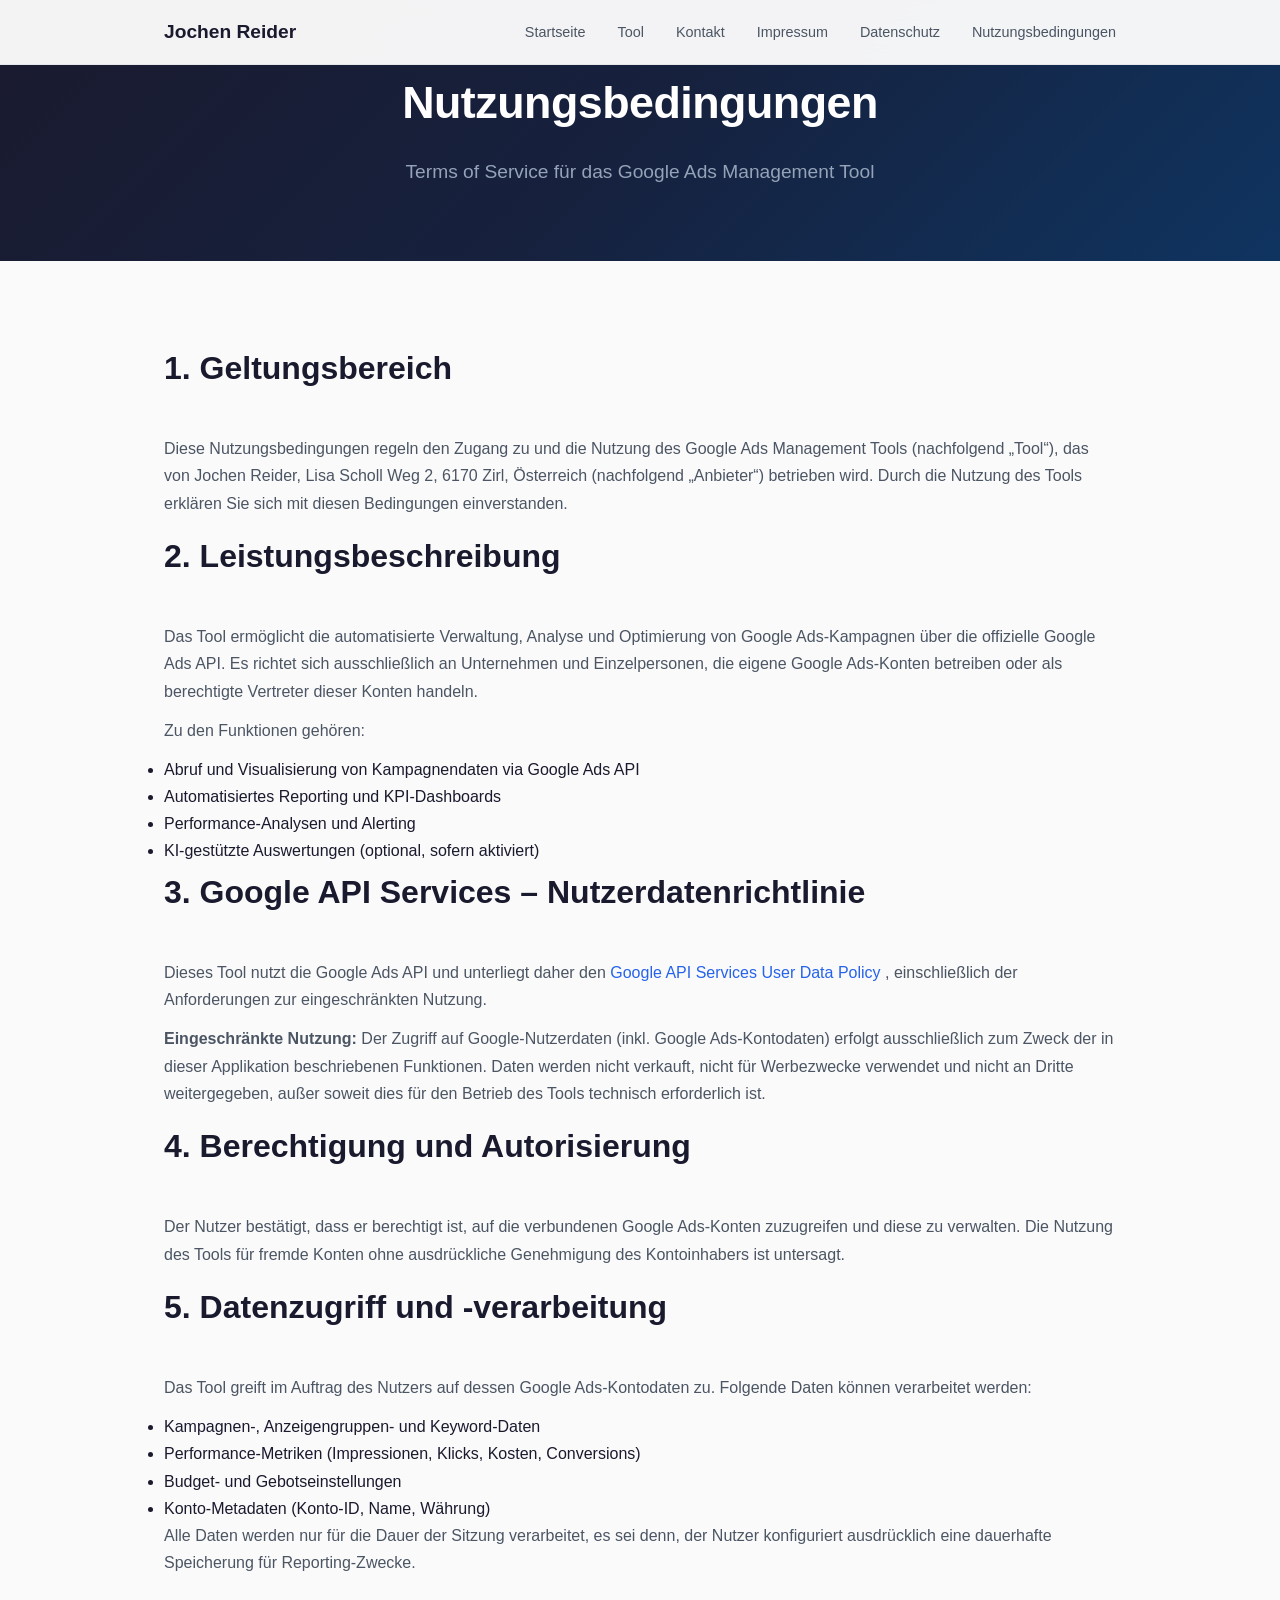
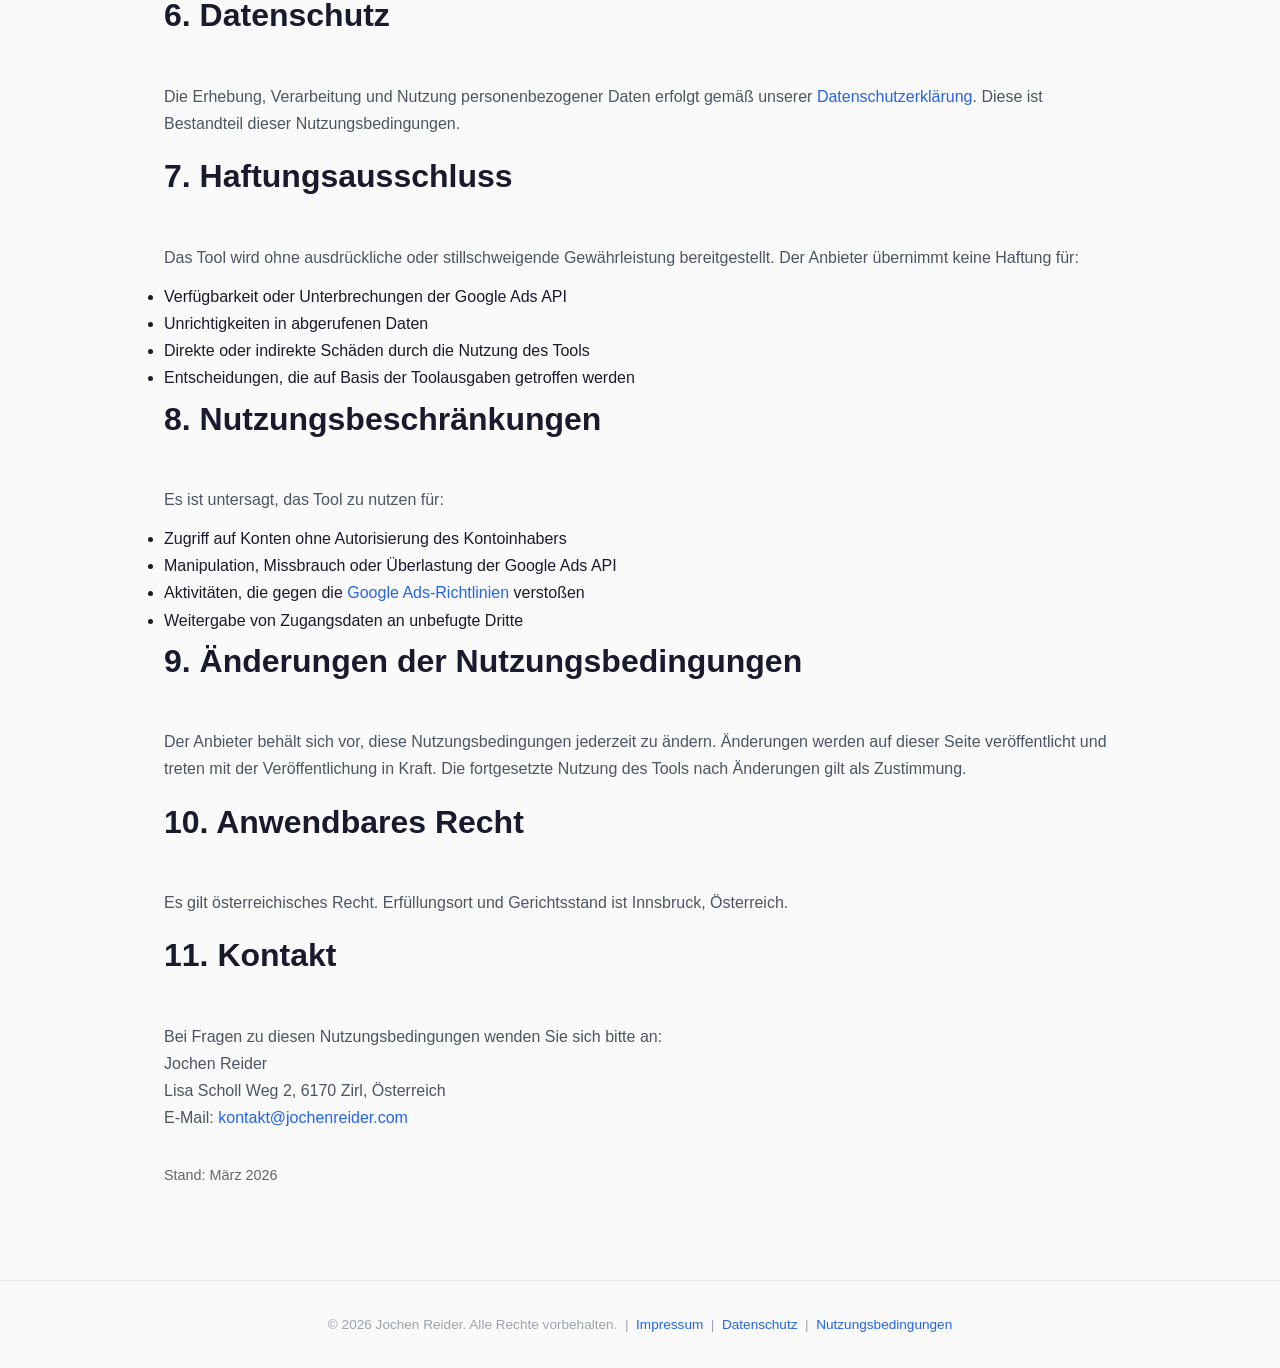
<file: terms.html>
<!DOCTYPE html>
<html lang="de">
<head>
  <meta charset="UTF-8">
  <meta name="viewport" content="width=device-width, initial-scale=1.0">
  <title>Nutzungsbedingungen – Jochen Reider</title>
  <link rel="stylesheet" href="style.css">
</head>
<body>

  <nav class="navbar">
    <div class="container nav-container">
      <a href="index.html" class="logo">Jochen Reider</a>
      <button class="nav-toggle" aria-label="Menu">&#9776;</button>
      <ul class="nav-links">
        <li><a href="index.html#home">Startseite</a></li>
        <li><a href="index.html#tool">Tool</a></li>
        <li><a href="index.html#kontakt">Kontakt</a></li>
        <li><a href="index.html#impressum">Impressum</a></li>
        <li><a href="privacy.html">Datenschutz</a></li>
        <li><a href="/terms">Nutzungsbedingungen</a></li>
      </ul>
    </div>
  </nav>

  <section class="hero" style="padding: 4rem 0 2rem;">
    <div class="container">
      <h1>Nutzungsbedingungen</h1>
      <p class="hero-sub">Terms of Service f&uuml;r das Google Ads Management Tool</p>
    </div>
  </section>

  <section class="section">
    <div class="container">
      <div class="legal">

        <h2>1. Geltungsbereich</h2>
        <p>
          Diese Nutzungsbedingungen regeln den Zugang zu und die Nutzung des Google Ads Management
          Tools (nachfolgend &bdquo;Tool&ldquo;), das von Jochen Reider, Lisa Scholl Weg 2,
          6170 Zirl, &Ouml;sterreich (nachfolgend &bdquo;Anbieter&ldquo;) betrieben wird.
          Durch die Nutzung des Tools erkl&auml;ren Sie sich mit diesen Bedingungen einverstanden.
        </p>

        <h2>2. Leistungsbeschreibung</h2>
        <p>
          Das Tool erm&ouml;glicht die automatisierte Verwaltung, Analyse und Optimierung von
          Google Ads-Kampagnen &uuml;ber die offizielle Google Ads API. Es richtet sich
          ausschlie&szlig;lich an Unternehmen und Einzelpersonen, die eigene Google Ads-Konten
          betreiben oder als berechtigte Vertreter dieser Konten handeln.
        </p>
        <p>Zu den Funktionen geh&ouml;ren:</p>
        <ul>
          <li>Abruf und Visualisierung von Kampagnendaten via Google Ads API</li>
          <li>Automatisiertes Reporting und KPI-Dashboards</li>
          <li>Performance-Analysen und Alerting</li>
          <li>KI-gest&uuml;tzte Auswertungen (optional, sofern aktiviert)</li>
        </ul>

        <h2>3. Google API Services – Nutzerdatenrichtlinie</h2>
        <p>
          Dieses Tool nutzt die Google Ads API und unterliegt daher den
          <a href="https://developers.google.com/terms/api-services-user-data-policy" target="_blank" rel="noopener">
            Google API Services User Data Policy
          </a>, einschlie&szlig;lich der Anforderungen zur eingeschr&auml;nkten Nutzung.
        </p>
        <p>
          <strong>Eingeschr&auml;nkte Nutzung:</strong> Der Zugriff auf Google-Nutzerdaten
          (inkl. Google Ads-Kontodaten) erfolgt ausschlie&szlig;lich zum Zweck der in dieser
          Applikation beschriebenen Funktionen. Daten werden nicht verkauft, nicht f&uuml;r
          Werbezwecke verwendet und nicht an Dritte weitergegeben, au&szlig;er soweit dies
          f&uuml;r den Betrieb des Tools technisch erforderlich ist.
        </p>

        <h2>4. Berechtigung und Autorisierung</h2>
        <p>
          Der Nutzer best&auml;tigt, dass er berechtigt ist, auf die verbundenen Google
          Ads-Konten zuzugreifen und diese zu verwalten. Die Nutzung des Tools f&uuml;r
          fremde Konten ohne ausdr&uuml;ckliche Genehmigung des Kontoinhabers ist untersagt.
        </p>

        <h2>5. Datenzugriff und -verarbeitung</h2>
        <p>
          Das Tool greift im Auftrag des Nutzers auf dessen Google Ads-Kontodaten zu.
          Folgende Daten k&ouml;nnen verarbeitet werden:
        </p>
        <ul>
          <li>Kampagnen-, Anzeigengruppen- und Keyword-Daten</li>
          <li>Performance-Metriken (Impressionen, Klicks, Kosten, Conversions)</li>
          <li>Budget- und Gebotseinstellungen</li>
          <li>Konto-Metadaten (Konto-ID, Name, W&auml;hrung)</li>
        </ul>
        <p>
          Alle Daten werden nur f&uuml;r die Dauer der Sitzung verarbeitet, es sei denn,
          der Nutzer konfiguriert ausdr&uuml;cklich eine dauerhafte Speicherung f&uuml;r
          Reporting-Zwecke.
        </p>

        <h2>6. Datenschutz</h2>
        <p>
          Die Erhebung, Verarbeitung und Nutzung personenbezogener Daten erfolgt
          gem&auml;&szlig; unserer
          <a href="privacy.html">Datenschutzerkl&auml;rung</a>.
          Diese ist Bestandteil dieser Nutzungsbedingungen.
        </p>

        <h2>7. Haftungsausschluss</h2>
        <p>
          Das Tool wird ohne ausdr&uuml;ckliche oder stillschweigende Gew&auml;hrleistung
          bereitgestellt. Der Anbieter &uuml;bernimmt keine Haftung f&uuml;r:
        </p>
        <ul>
          <li>Verf&uuml;gbarkeit oder Unterbrechungen der Google Ads API</li>
          <li>Unrichtigkeiten in abgerufenen Daten</li>
          <li>Direkte oder indirekte Sch&auml;den durch die Nutzung des Tools</li>
          <li>Entscheidungen, die auf Basis der Toolausgaben getroffen werden</li>
        </ul>

        <h2>8. Nutzungsbeschr&auml;nkungen</h2>
        <p>Es ist untersagt, das Tool zu nutzen f&uuml;r:</p>
        <ul>
          <li>Zugriff auf Konten ohne Autorisierung des Kontoinhabers</li>
          <li>Manipulation, Missbrauch oder &Uuml;berlastung der Google Ads API</li>
          <li>Aktivit&auml;ten, die gegen die
            <a href="https://ads.google.com/policies/" target="_blank" rel="noopener">Google Ads-Richtlinien</a>
            versto&szlig;en</li>
          <li>Weitergabe von Zugangsdaten an unbefugte Dritte</li>
        </ul>

        <h2>9. &Auml;nderungen der Nutzungsbedingungen</h2>
        <p>
          Der Anbieter beh&auml;lt sich vor, diese Nutzungsbedingungen jederzeit zu
          &auml;ndern. &Auml;nderungen werden auf dieser Seite ver&ouml;ffentlicht und
          treten mit der Ver&ouml;ffentlichung in Kraft. Die fortgesetzte Nutzung des
          Tools nach &Auml;nderungen gilt als Zustimmung.
        </p>

        <h2>10. Anwendbares Recht</h2>
        <p>
          Es gilt &ouml;sterreichisches Recht. Erf&uuml;llungsort und Gerichtsstand ist
          Innsbruck, &Ouml;sterreich.
        </p>

        <h2>11. Kontakt</h2>
        <p>
          Bei Fragen zu diesen Nutzungsbedingungen wenden Sie sich bitte an:<br>
          Jochen Reider<br>
          Lisa Scholl Weg 2, 6170 Zirl, &Ouml;sterreich<br>
          E-Mail: <a href="mailto:kontakt@jochenreider.com">kontakt@jochenreider.com</a>
        </p>

        <p style="margin-top: 2rem; color: #666; font-size: 0.9rem;">
          Stand: M&auml;rz 2026
        </p>

      </div>
    </div>
  </section>

  <footer>
    <div class="container">
      <p>&copy; 2026 Jochen Reider. Alle Rechte vorbehalten.
        &nbsp;|&nbsp; <a href="index.html#impressum">Impressum</a>
        &nbsp;|&nbsp; <a href="privacy.html">Datenschutz</a>
        &nbsp;|&nbsp; <a href="/terms">Nutzungsbedingungen</a>
      </p>
    </div>
  </footer>

  <script>
    document.querySelector('.nav-toggle').addEventListener('click', function() {
      document.querySelector('.nav-links').classList.toggle('active');
    });
    document.querySelectorAll('.nav-links a').forEach(function(link) {
      link.addEventListener('click', function() {
        document.querySelector('.nav-links').classList.remove('active');
      });
    });
  </script>

</body>
</html>
</file>
<file: style.css>
/* Reset & Base */
*, *::before, *::after {
  margin: 0;
  padding: 0;
  box-sizing: border-box;
}

html {
  scroll-behavior: smooth;
  scroll-padding-top: 70px;
}

body {
  font-family: -apple-system, BlinkMacSystemFont, 'Segoe UI', Roboto, Oxygen, sans-serif;
  line-height: 1.7;
  color: #1a1a2e;
  background: #fafafa;
}

.container {
  max-width: 1000px;
  margin: 0 auto;
  padding: 0 24px;
}

a {
  color: #2563eb;
  text-decoration: none;
}

a:hover {
  text-decoration: underline;
}

/* Navbar */
.navbar {
  position: fixed;
  top: 0;
  left: 0;
  right: 0;
  background: rgba(255, 255, 255, 0.95);
  backdrop-filter: blur(10px);
  border-bottom: 1px solid #e5e7eb;
  z-index: 100;
}

.nav-container {
  display: flex;
  align-items: center;
  justify-content: space-between;
  height: 64px;
}

.logo {
  font-weight: 700;
  font-size: 1.2rem;
  color: #1a1a2e;
}

.logo:hover {
  text-decoration: none;
}

.nav-toggle {
  display: none;
  background: none;
  border: none;
  font-size: 1.5rem;
  cursor: pointer;
  color: #1a1a2e;
}

.nav-links {
  display: flex;
  list-style: none;
  gap: 32px;
}

.nav-links a {
  color: #4b5563;
  font-size: 0.9rem;
  font-weight: 500;
  transition: color 0.2s;
}

.nav-links a:hover {
  color: #2563eb;
  text-decoration: none;
}

/* Hero */
.hero {
  padding: 160px 0 100px;
  background: linear-gradient(135deg, #1a1a2e 0%, #16213e 50%, #0f3460 100%);
  color: #fff;
  text-align: center;
}

.hero h1 {
  font-size: 2.8rem;
  font-weight: 800;
  margin-bottom: 16px;
  letter-spacing: -0.5px;
}

.hero-sub {
  font-size: 1.2rem;
  color: #94a3b8;
  margin-bottom: 40px;
}

.btn {
  display: inline-block;
  padding: 14px 36px;
  background: #2563eb;
  color: #fff;
  border-radius: 8px;
  font-weight: 600;
  font-size: 1rem;
  transition: background 0.2s, transform 0.2s;
}

.btn:hover {
  background: #1d4ed8;
  text-decoration: none;
  transform: translateY(-1px);
}

/* Sections */
.section {
  padding: 80px 0;
}

.section-alt {
  background: #f1f5f9;
}

.section h2 {
  font-size: 2rem;
  font-weight: 700;
  margin-bottom: 40px;
  color: #1a1a2e;
}

/* Cards */
.card-grid {
  display: grid;
  grid-template-columns: repeat(2, 1fr);
  gap: 24px;
  margin-bottom: 48px;
}

.card {
  background: #fff;
  border: 1px solid #e5e7eb;
  border-radius: 12px;
  padding: 32px;
  transition: box-shadow 0.2s, transform 0.2s;
}

.card:hover {
  box-shadow: 0 8px 30px rgba(0, 0, 0, 0.08);
  transform: translateY(-2px);
}

.card h3 {
  font-size: 1.15rem;
  font-weight: 700;
  margin-bottom: 12px;
  color: #1a1a2e;
}

.card p {
  color: #4b5563;
  font-size: 0.95rem;
}

/* Tech Stack */
.tech-stack {
  background: #fff;
  border: 1px solid #e5e7eb;
  border-radius: 12px;
  padding: 32px;
}

.tech-stack h3 {
  font-size: 1.15rem;
  font-weight: 700;
  margin-bottom: 16px;
}

.tech-stack ul {
  list-style: none;
  display: flex;
  flex-wrap: wrap;
  gap: 12px;
}

.tech-stack li {
  background: #eff6ff;
  color: #2563eb;
  padding: 8px 18px;
  border-radius: 20px;
  font-size: 0.9rem;
  font-weight: 500;
}

/* Contact */
.contact-info {
  max-width: 600px;
}

.contact-info p {
  color: #4b5563;
  margin-bottom: 24px;
}

.contact-details {
  background: #fff;
  border: 1px solid #e5e7eb;
  border-radius: 12px;
  padding: 32px;
}

.contact-details p {
  margin-bottom: 8px;
}

/* Legal */
.legal h3 {
  font-size: 1.1rem;
  font-weight: 700;
  margin-top: 32px;
  margin-bottom: 12px;
  color: #1a1a2e;
}

.legal h3:first-child {
  margin-top: 0;
}

.legal p {
  color: #4b5563;
  margin-bottom: 12px;
}

/* Footer */
footer {
  padding: 32px 0;
  text-align: center;
  border-top: 1px solid #e5e7eb;
  color: #9ca3af;
  font-size: 0.85rem;
}

/* Mobile */
@media (max-width: 768px) {
  .nav-toggle {
    display: block;
  }

  .nav-links {
    display: none;
    position: absolute;
    top: 64px;
    left: 0;
    right: 0;
    background: #fff;
    flex-direction: column;
    padding: 16px 24px;
    gap: 16px;
    border-bottom: 1px solid #e5e7eb;
  }

  .nav-links.active {
    display: flex;
  }

  .hero {
    padding: 120px 0 70px;
  }

  .hero h1 {
    font-size: 1.8rem;
  }

  .hero-sub {
    font-size: 1rem;
  }

  .card-grid {
    grid-template-columns: 1fr;
  }

  .section {
    padding: 60px 0;
  }

  .tech-stack ul {
    flex-direction: column;
  }
}
</file>
